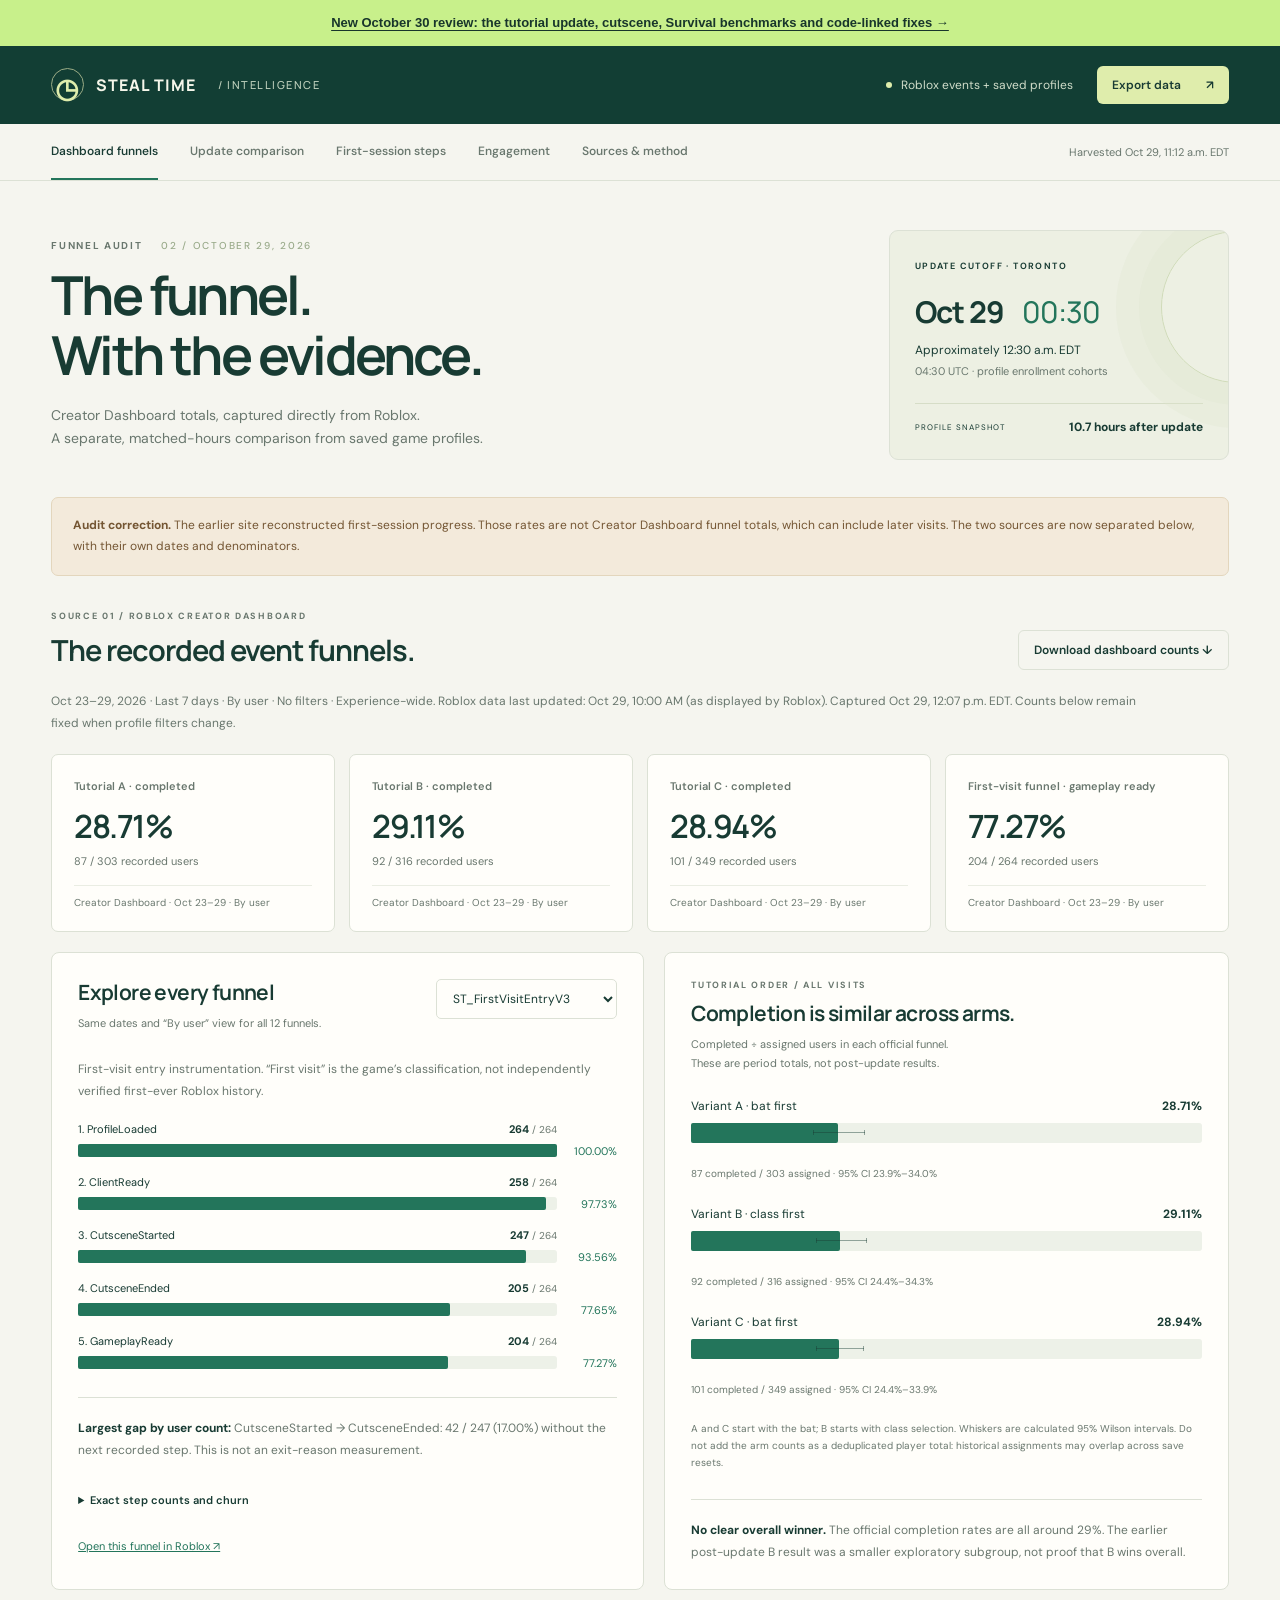
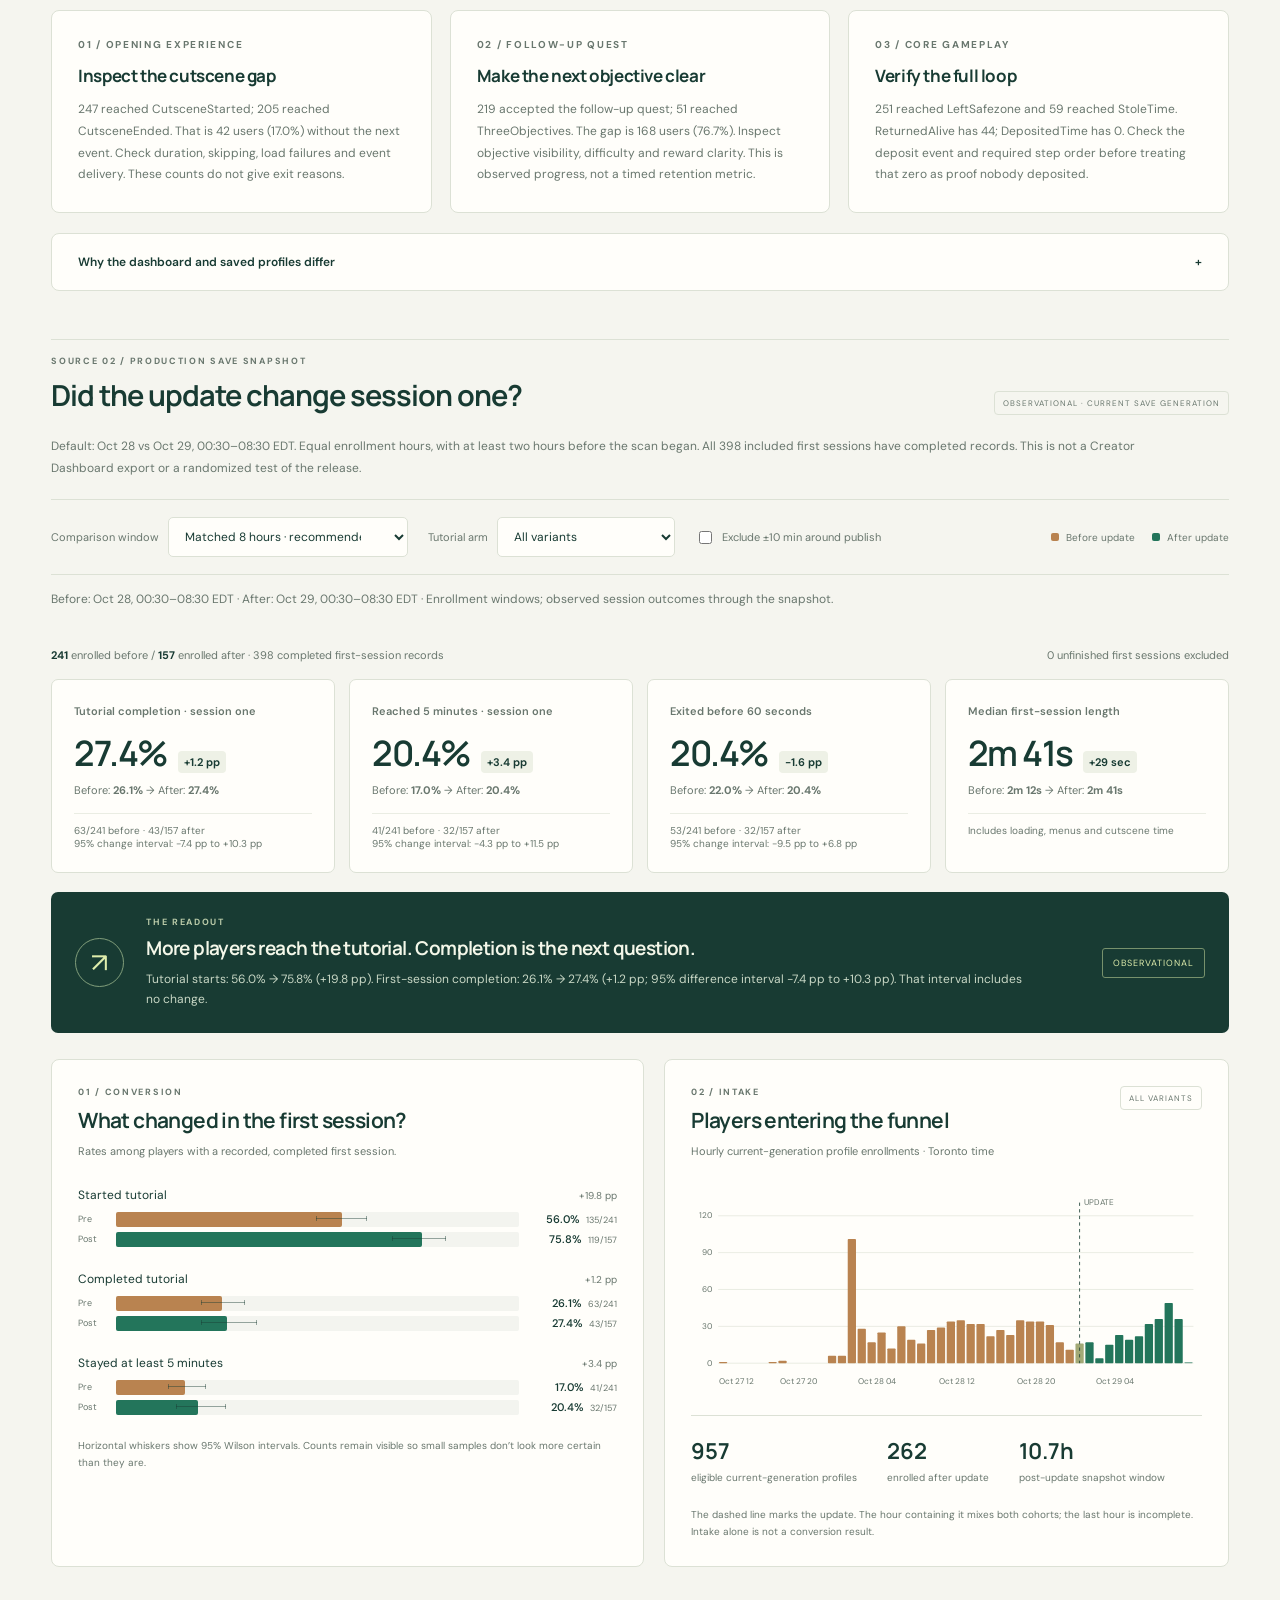
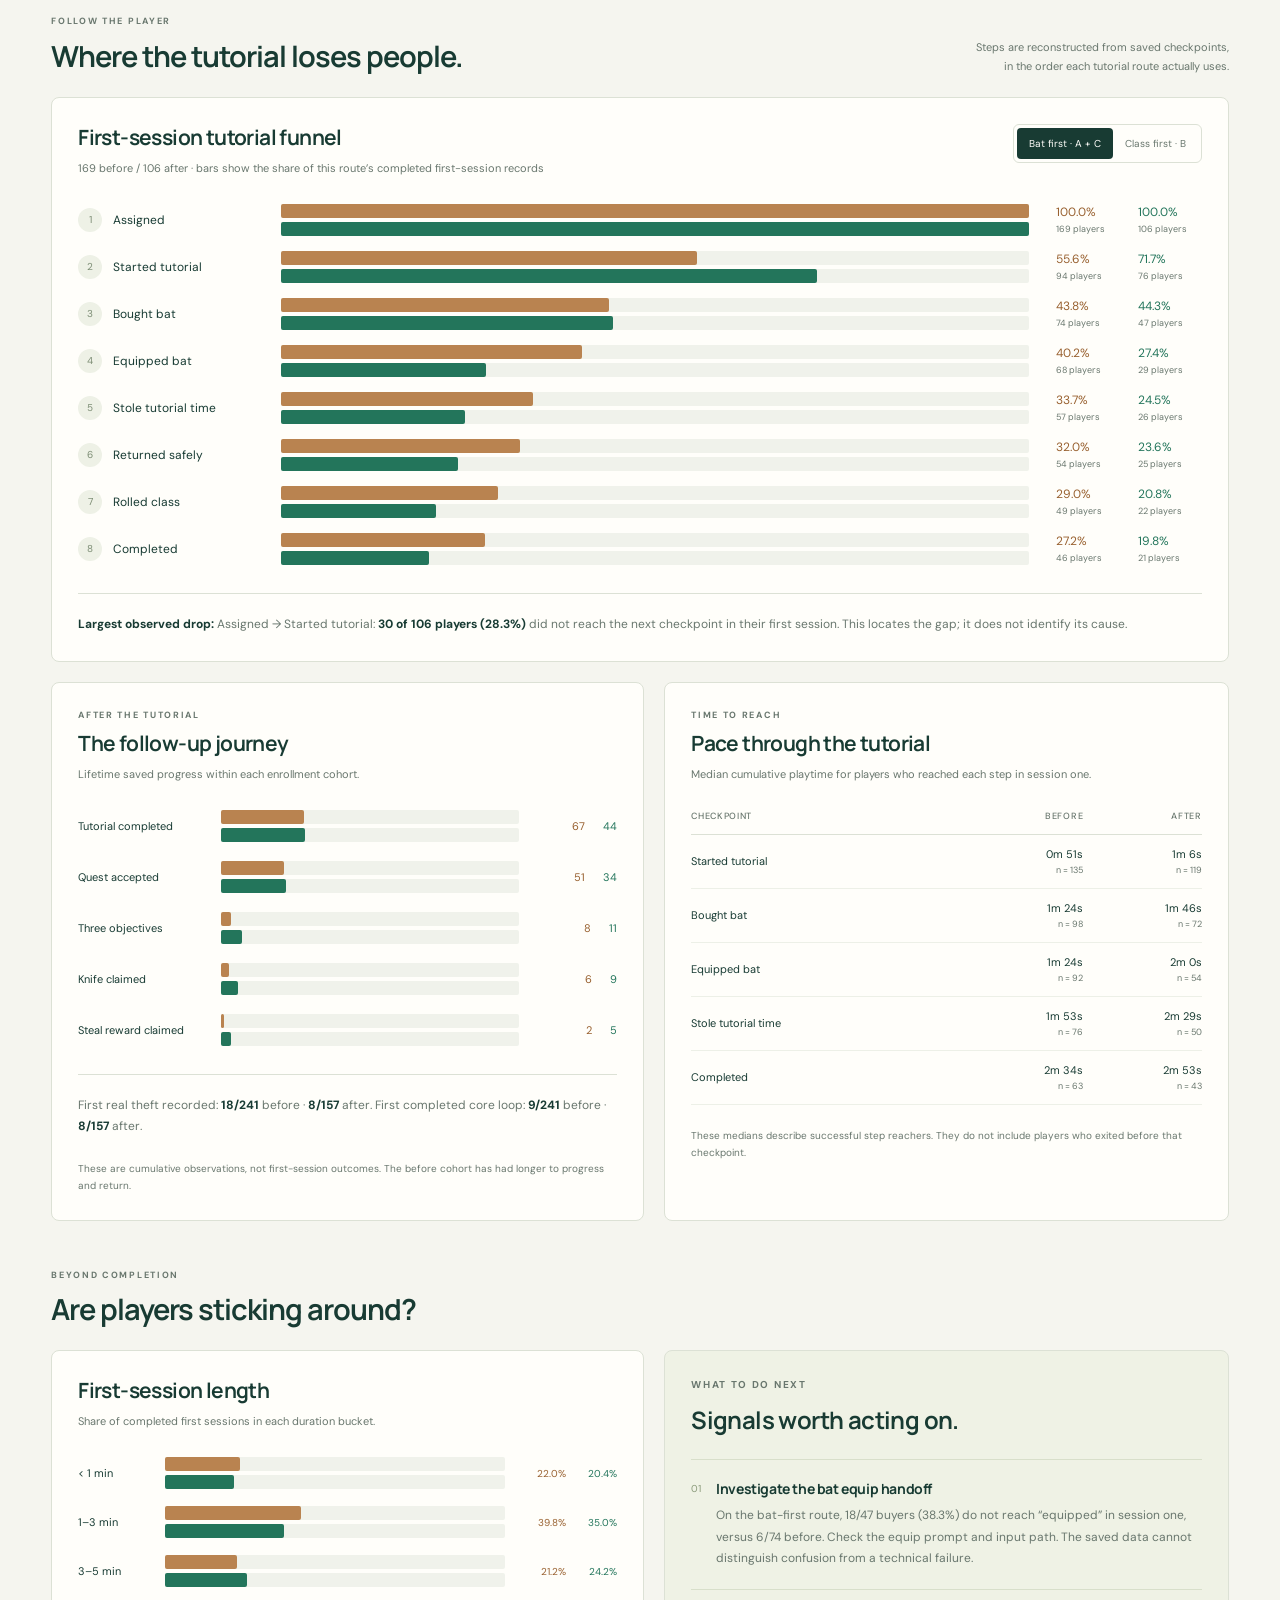
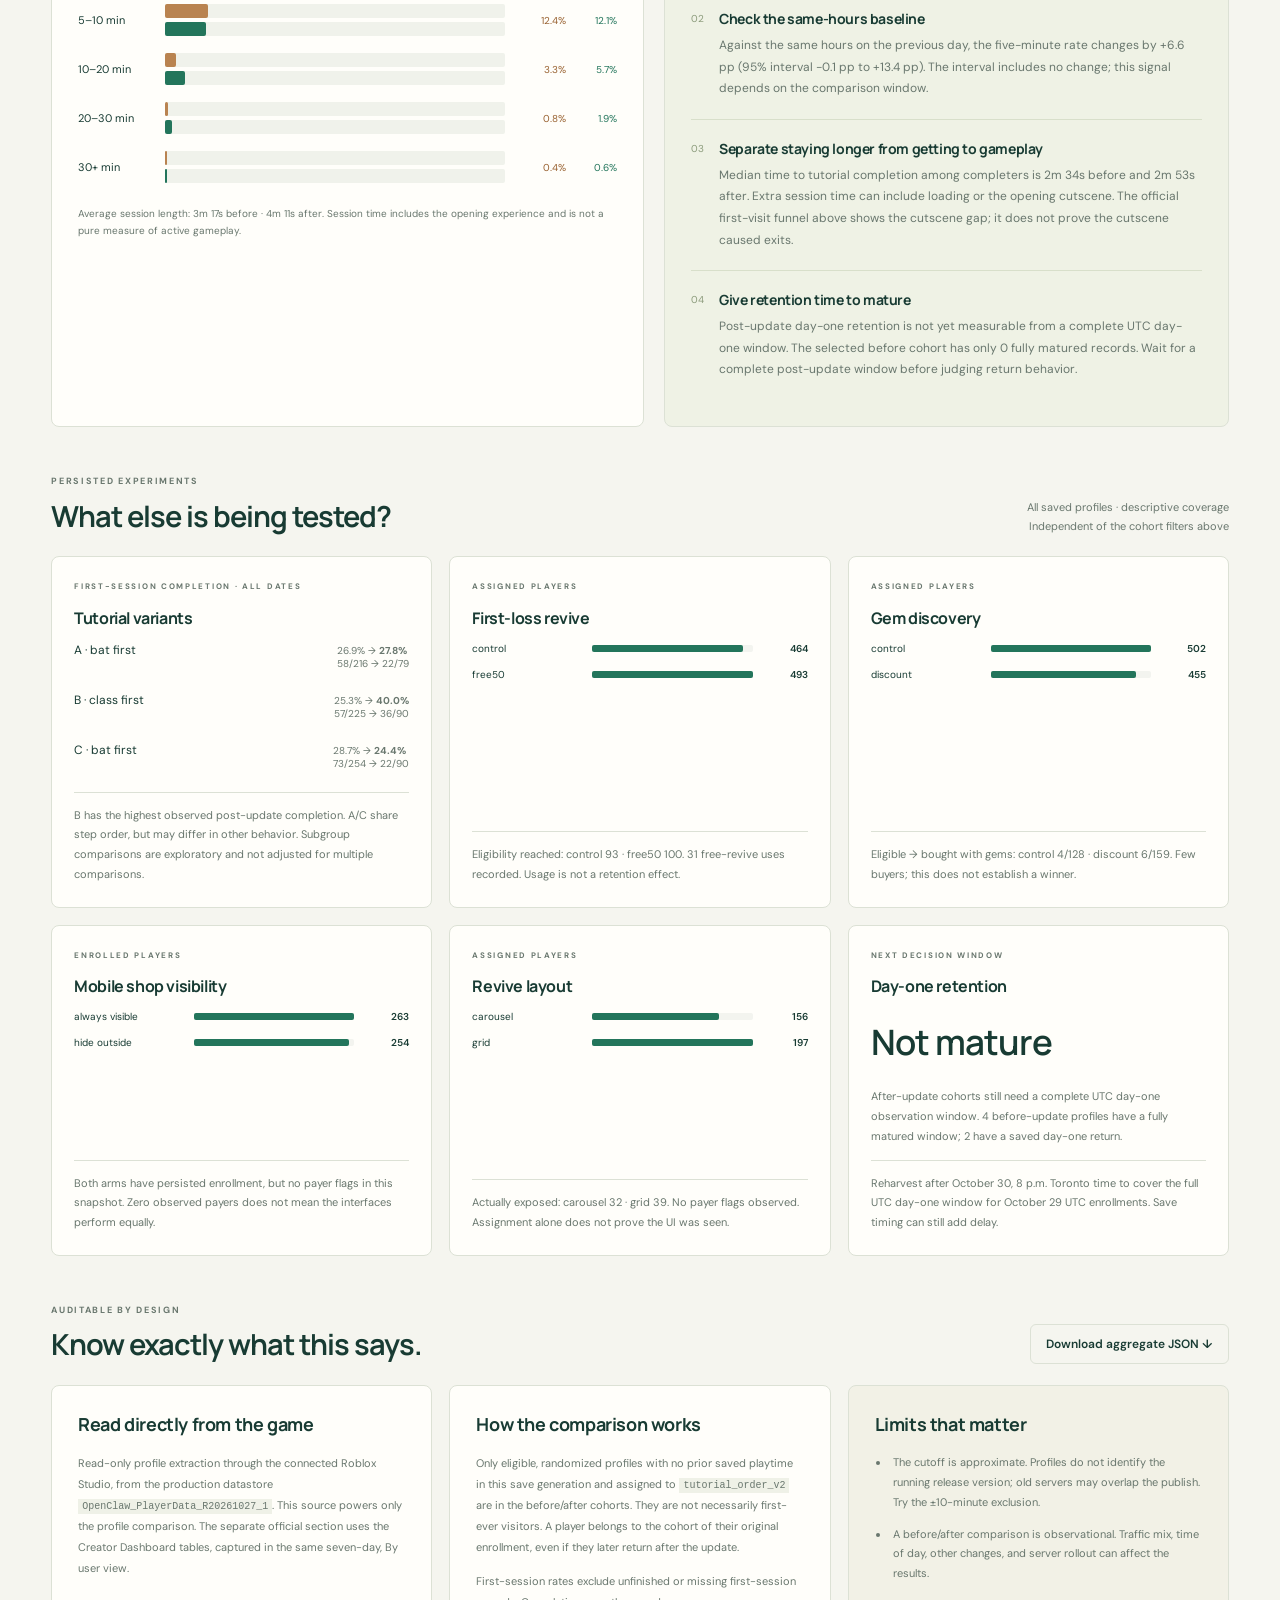
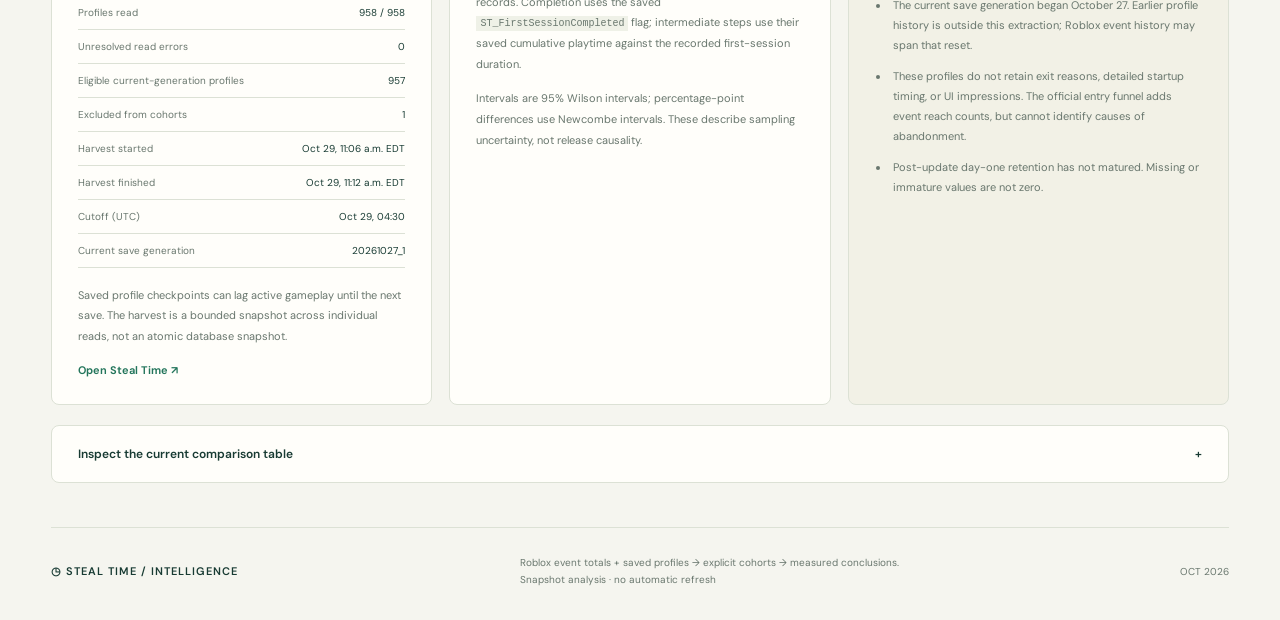
<file: index.html>
<!doctype html>
<html lang="en"><head><meta charset="UTF-8"><meta name="viewport" content="width=device-width, initial-scale=1"><meta name="theme-color" content="#123e34"><meta name="description" content="Steal Time analytics: audited Creator Dashboard funnels and a separate matched-hours release comparison from saved game profiles."><title>Steal Time — Update Intelligence</title><link rel="icon" href="data:image/svg+xml,%3Csvg xmlns='http://www.w3.org/2000/svg' viewBox='0 0 64 64'%3E%3Crect width='64' height='64' rx='14' fill='%23123e34'/%3E%3Ctext x='32' y='44' text-anchor='middle' font-size='40' fill='%23d9f08a'%3E⌛%3C/text%3E%3C/svg%3E"><link rel="stylesheet" href="styles.css?v=20261029-audit2"></head>
<body>
<div style="background:#c8f08b;color:#18352b;text-align:center;padding:13px 20px;font:600 13px/1.5 Segoe UI,Arial,sans-serif"><a href="oct30/" style="color:inherit;text-decoration:underline;text-underline-offset:3px">New October 30 review: the tutorial update, cutscene, Survival benchmarks and code-linked fixes →</a></div>
<header class="topbar"><a class="brand" href="#overview"><span class="brand-icon">◷</span> STEAL TIME <span class="brand-sub">/ INTELLIGENCE</span></a><div class="top-actions"><span class="source-pill"><i></i> Roblox events + saved profiles</span><button id="export" class="button small">Export data <span>↗</span></button></div></header>
<nav class="nav"><a href="#overview" class="active">Dashboard funnels</a><a href="#release-comparison">Update comparison</a><a href="#funnel">First-session steps</a><a href="#engagement">Engagement</a><a href="#methodology">Sources & method</a><span id="asof" class="asof">Loading snapshot…</span></nav>
<main>
<section class="page-heading" id="overview"><div><p class="eyebrow">FUNNEL AUDIT <span>02 / OCTOBER 29, 2026</span></p><h1>The funnel.<br>With the evidence.</h1><p class="intro">Creator Dashboard totals, captured directly from Roblox.<br>A separate, matched-hours comparison from saved game profiles.</p></div><aside class="release-card"><span class="tiny-label">UPDATE CUTOFF · TORONTO</span><strong>Oct 29 <span>00:30</span></strong><p>Approximately 12:30 a.m. EDT<br><span>04:30 UTC · profile enrollment cohorts</span></p><div class="release-bottom"><span>PROFILE SNAPSHOT</span><b id="window">—</b></div></aside></section>
<div class="correction-note"><strong>Audit correction.</strong> The earlier site reconstructed first-session progress. Those rates are not Creator Dashboard funnel totals, which can include later visits. The two sources are now separated below, with their own dates and denominators.</div>
<div id="loading" role="status">Reading verified game snapshot…</div>
<div id="dashboard" hidden>
<section id="official" class="official-section"><div class="section-title"><div><p class="eyebrow">SOURCE 01 / ROBLOX CREATOR DASHBOARD</p><h2>The recorded event funnels.</h2></div><a class="button" href="official.json" download>Download dashboard counts ↓</a></div><p id="official-meta" class="source-context"></p><div id="official-kpis" class="kpis"></div><div class="two-col detail-charts"><section class="panel"><div class="panel-heading"><div><h2>Explore every funnel</h2><p>Same dates and “By user” view for all 12 funnels.</p></div><label class="sr-only" for="official-funnel">Creator Dashboard funnel</label><select id="official-funnel"></select></div><p id="official-funnel-note" class="source-context"></p><div id="official-chart"></div><div id="official-insight" class="inline-insight"></div><details class="official-table"><summary>Exact step counts and churn</summary><div id="official-table" class="table-scroll"></div></details><a id="official-source" class="source-link" target="_blank" rel="noreferrer">Open this funnel in Roblox ↗</a></section><section class="panel"><div class="panel-heading"><div><p class="eyebrow">TUTORIAL ORDER / ALL VISITS</p><h2>Completion is similar across arms.</h2><p>Completed ÷ assigned users in each official funnel.<br>These are period totals, not post-update results.</p></div></div><div id="official-variants"></div><p class="chart-note">A and C start with the bat; B starts with class selection. Whiskers are calculated 95% Wilson intervals. Do not add the arm counts as a deduplicated player total: historical assignments may overlap across save resets.</p><div class="inline-insight"><strong>No clear overall winner.</strong> The official completion rates are all around 29%. The earlier post-update B result was a smaller exploratory subgroup, not proof that B wins overall.</div></section></div><div id="official-actions" class="official-actions"></div><details class="panel audit"><summary>Why the dashboard and saved profiles differ <span>+</span></summary><div class="reconcile-copy"><p><strong>Different outcome:</strong> the one-time TutorialOrder funnels continue across sessions. A player can complete later and count against their original funnel-entry date. The profile comparison below counts only their first saved session in the current save generation.</p><p><strong>Different coverage:</strong> Roblox shows Oct 23–29; profile history starts with the Oct 27 save generation. Resetting saves does not establish a fresh Roblox analytics history. “Fresh profile” does not necessarily mean a first-ever player.</p><p><strong>Different clocks:</strong> the dashboard reported its latest update at Oct 29, 10:00 AM (as displayed). Production profiles were read from 11:06–11:12 AM Toronto time. Active progress may not yet have saved, and Roblox processes events separately.</p><p><strong>Different records:</strong> the game saves progress before its analytics queue delivers the event. The adapter can discard failed or queued events. Historical delivery losses cannot be quantified from these saves, so this audit does not claim exact reconciliation.</p><p>The Place filter from the supplied link was disabled by Roblox (“Selected filter does not apply”). This capture uses no filters and is experience-wide. <a href="https://create.roblox.com/docs/production/analytics/funnel-events" target="_blank" rel="noreferrer">Roblox funnel counting rules ↗</a></p></div></details></section>
<section class="section-title" id="release-comparison"><div><p class="eyebrow">SOURCE 02 / PRODUCTION SAVE SNAPSHOT</p><h2>Did the update change session one?</h2></div><span class="mini-tag">OBSERVATIONAL · CURRENT SAVE GENERATION</span></section><p class="source-context">Default: Oct 28 vs Oct 29, 00:30–08:30 EDT. Equal enrollment hours, with at least two hours before the scan began. All 398 included first sessions have completed records. This is not a Creator Dashboard export or a randomized test of the release.</p>
<div class="filterbar"><label>Comparison window<select id="baseline"><option value="matched" selected>Matched 8 hours · recommended</option><option value="sameHours">Same hours · full snapshot</option><option value="24h">24 hours before update</option><option value="all">All available before update</option></select></label><label>Tutorial arm<select id="variant"><option value="all">All variants</option><option value="A">Variant A · bat first</option><option value="B">Variant B · class first</option><option value="C">Variant C · bat first</option></select></label><label class="checkbox"><input type="checkbox" id="guard">Exclude ±10 min around publish</label><div class="legend"><span><i class="before"></i>Before update</span><span><i class="after"></i>After update</span></div></div>
<p id="comparison-dates" class="source-context"></p>
<div class="cohort-strip"><span id="cohort-line"></span><span id="pending-line"></span></div>
<div class="kpis" id="kpis"></div>
<section class="verdict"><div class="verdict-icon">↗</div><div><p class="eyebrow">THE READOUT</p><h2 id="verdict-title"></h2><p id="verdict-detail"></p></div><span class="evidence-label" id="evidence"></span></section>
<div class="two-col overview-charts"><section class="panel"><div class="panel-heading"><div><p class="eyebrow">01 / CONVERSION</p><h2>What changed in the first session?</h2><p>Rates among players with a recorded, completed first session.</p></div></div><div id="conversion-chart" class="comparison-chart"></div><p class="chart-note">Horizontal whiskers show 95% Wilson intervals. Counts remain visible so small samples don’t look more certain than they are.</p></section><section class="panel"><div class="panel-heading"><div><p class="eyebrow">02 / INTAKE</p><h2>Players entering the funnel</h2><p>Hourly current-generation profile enrollments · Toronto time</p></div><span class="mini-tag">ALL VARIANTS</span></div><div id="hourly-chart" class="hourly-chart"></div><div class="intake-summary" id="intake-summary"></div><p class="chart-note">The dashed line marks the update. The hour containing it mixes both cohorts; the last hour is incomplete. Intake alone is not a conversion result.</p></section></div>
<section class="section-title" id="funnel"><div><p class="eyebrow">FOLLOW THE PLAYER</p><h2>Where the tutorial loses people.</h2></div><p>Steps are reconstructed from saved checkpoints,<br>in the order each tutorial route actually uses.</p></section>
<section class="panel"><div class="panel-heading"><div><h2>First-session tutorial funnel</h2><p id="route-note"></p></div><div class="segmented" role="group" aria-label="Tutorial route"><button id="route-bat" class="selected" aria-pressed="true">Bat first · A + C</button><button id="route-class" aria-pressed="false">Class first · B</button></div></div><div id="funnel-chart" class="funnel-chart"></div><div id="funnel-insight" class="inline-insight"></div></section>
<div class="two-col detail-charts"><section class="panel"><div class="panel-heading"><div><p class="eyebrow">AFTER THE TUTORIAL</p><h2>The follow-up journey</h2><p>Lifetime saved progress within each enrollment cohort.</p></div></div><div id="followup-chart"></div><p class="chart-note">These are cumulative observations, not first-session outcomes. The before cohort has had longer to progress and return.</p></section><section class="panel"><div class="panel-heading"><div><p class="eyebrow">TIME TO REACH</p><h2>Pace through the tutorial</h2><p>Median cumulative playtime for players who reached each step in session one.</p></div></div><div id="timing-table"></div><p class="chart-note">These medians describe successful step reachers. They do not include players who exited before that checkpoint.</p></section></div>
<section class="section-title" id="engagement"><div><p class="eyebrow">BEYOND COMPLETION</p><h2>Are players sticking around?</h2></div></section>
<div class="two-col"><section class="panel"><div class="panel-heading"><div><h2>First-session length</h2><p>Share of completed first sessions in each duration bucket.</p></div></div><div id="duration-chart"></div></section><section class="panel insights-panel"><p class="eyebrow">WHAT TO DO NEXT</p><h2>Signals worth acting on.</h2><div id="insights"></div></section></div>
<section class="section-title" id="experiments"><div><p class="eyebrow">PERSISTED EXPERIMENTS</p><h2>What else is being tested?</h2></div><p>All saved profiles · descriptive coverage<br>Independent of the cohort filters above</p></section>
<div id="experiment-grid" class="experiment-grid"></div>
<section class="section-title" id="methodology"><div><p class="eyebrow">AUDITABLE BY DESIGN</p><h2>Know exactly what this says.</h2></div><a class="button" href="data.json" download="steal-time-aggregate-stats.json">Download aggregate JSON ↓</a></section>
<section class="method-grid"><article class="panel"><h3>Read directly from the game</h3><p>Read-only profile extraction through the connected Roblox Studio, from the production datastore <code>OpenClaw_PlayerData_R20261027_1</code>. This source powers only the profile comparison. The separate official section uses the Creator Dashboard tables, captured in the same seven-day, By user view.</p><dl id="provenance"></dl><p>Saved profile checkpoints can lag active gameplay until the next save. The harvest is a bounded snapshot across individual reads, not an atomic database snapshot.</p><a href="https://www.roblox.com/games/73877757889690/Steal-Time" target="_blank" rel="noreferrer">Open Steal Time ↗</a></article><article class="panel"><h3>How the comparison works</h3><p>Only eligible, randomized profiles with no prior saved playtime in this save generation and assigned to <code>tutorial_order_v2</code> are in the before/after cohorts. They are not necessarily first-ever visitors. A player belongs to the cohort of their original enrollment, even if they later return after the update.</p><p>First-session rates exclude unfinished or missing first-session records. Completion uses the saved <code>ST_FirstSessionCompleted</code> flag; intermediate steps use their saved cumulative playtime against the recorded first-session duration.</p><p>Intervals are 95% Wilson intervals; percentage-point differences use Newcombe intervals. These describe sampling uncertainty, not release causality.</p></article><article class="panel caution-panel"><h3>Limits that matter</h3><ul><li>The cutoff is approximate. Profiles do not identify the running release version; old servers may overlap the publish. Try the ±10-minute exclusion.</li><li>A before/after comparison is observational. Traffic mix, time of day, other changes, and server rollout can affect the results.</li><li>The current save generation began October 27. Earlier profile history is outside this extraction; Roblox event history may span that reset.</li><li>These profiles do not retain exit reasons, detailed startup timing, or UI impressions. The official entry funnel adds event reach counts, but cannot identify causes of abandonment.</li><li>Post-update day-one retention has not matured. Missing or immature values are not zero.</li></ul></article></section>
<details class="panel audit"><summary>Inspect the current comparison table <span>+</span></summary><div id="audit-table" class="table-scroll"></div></details>
</div>
<footer><a href="#overview">◷ STEAL TIME / INTELLIGENCE</a><p>Roblox event totals + saved profiles → explicit cohorts → measured conclusions.<br>Snapshot analysis · no automatic refresh</p><span>OCT 2026</span></footer>
</main><div id="tooltip" role="tooltip" hidden></div><script src="app.js?v=20261029-audit2" defer></script></body></html>
</file>
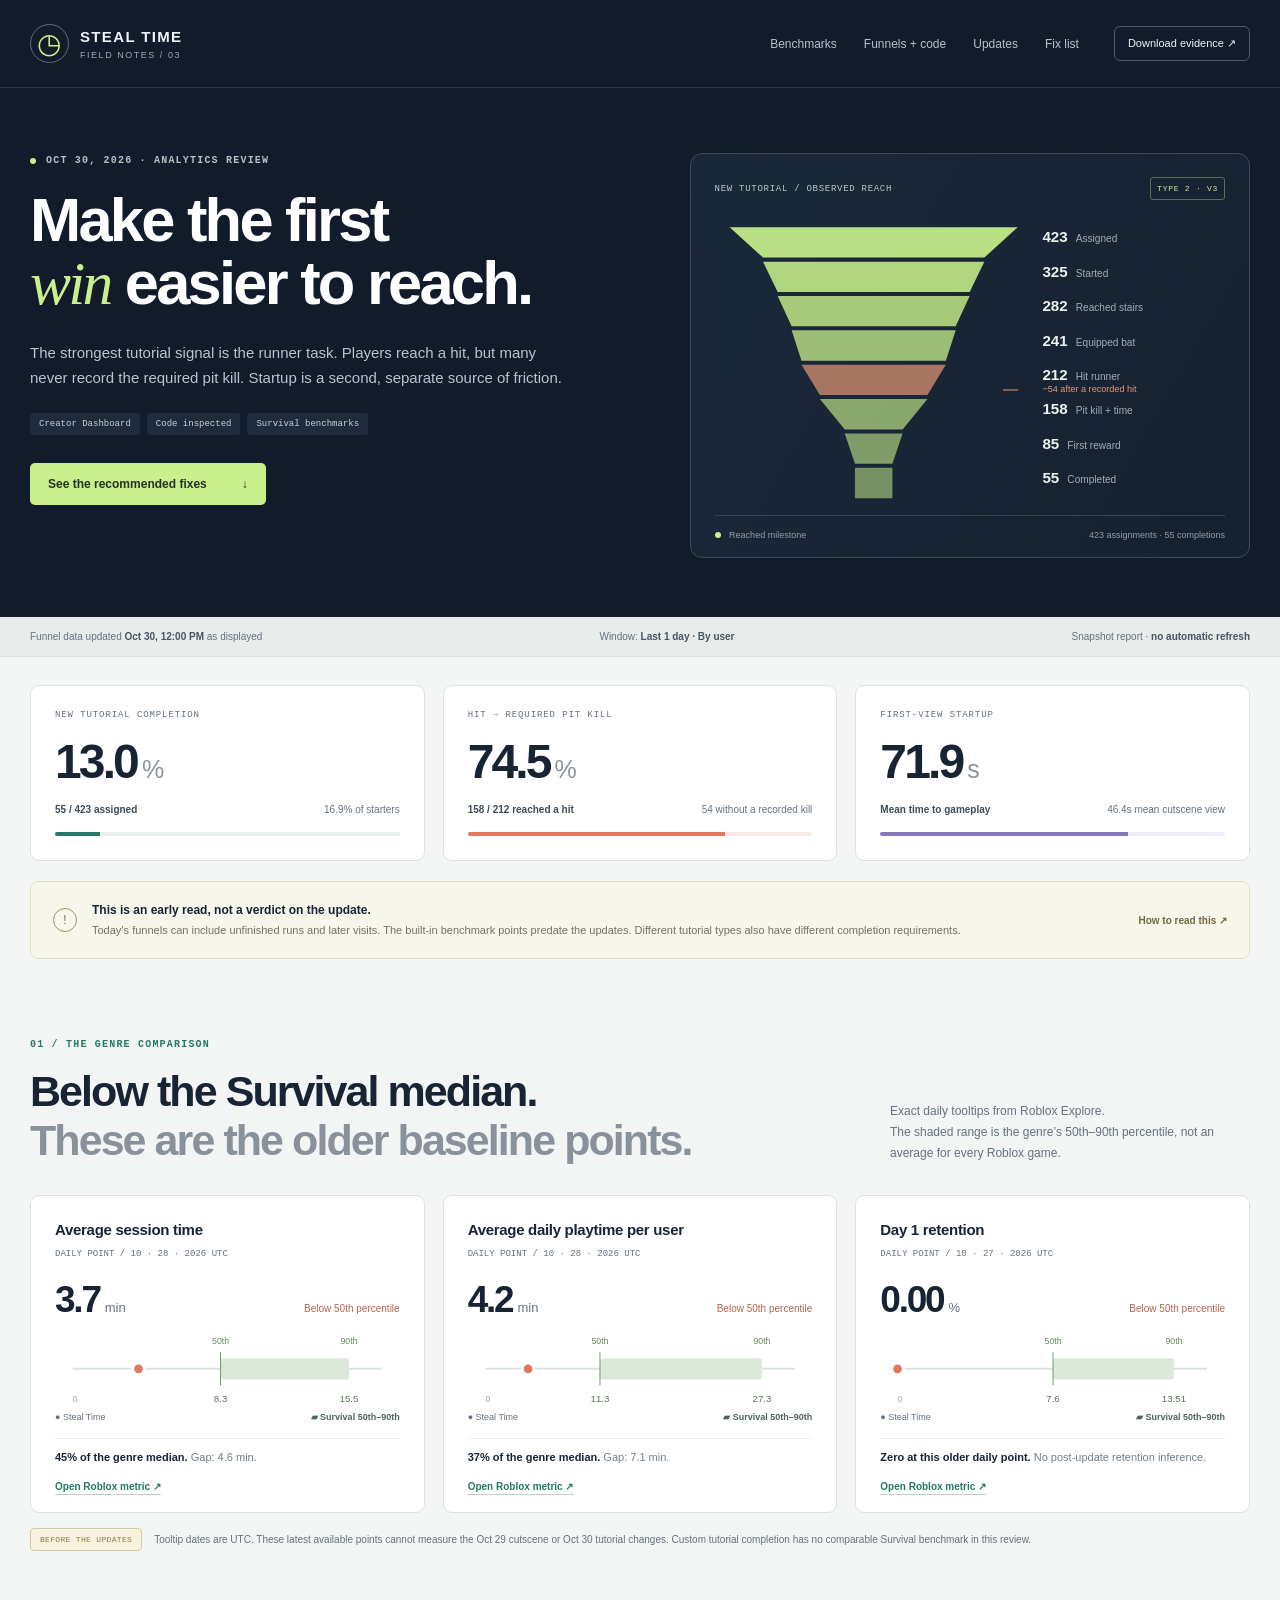
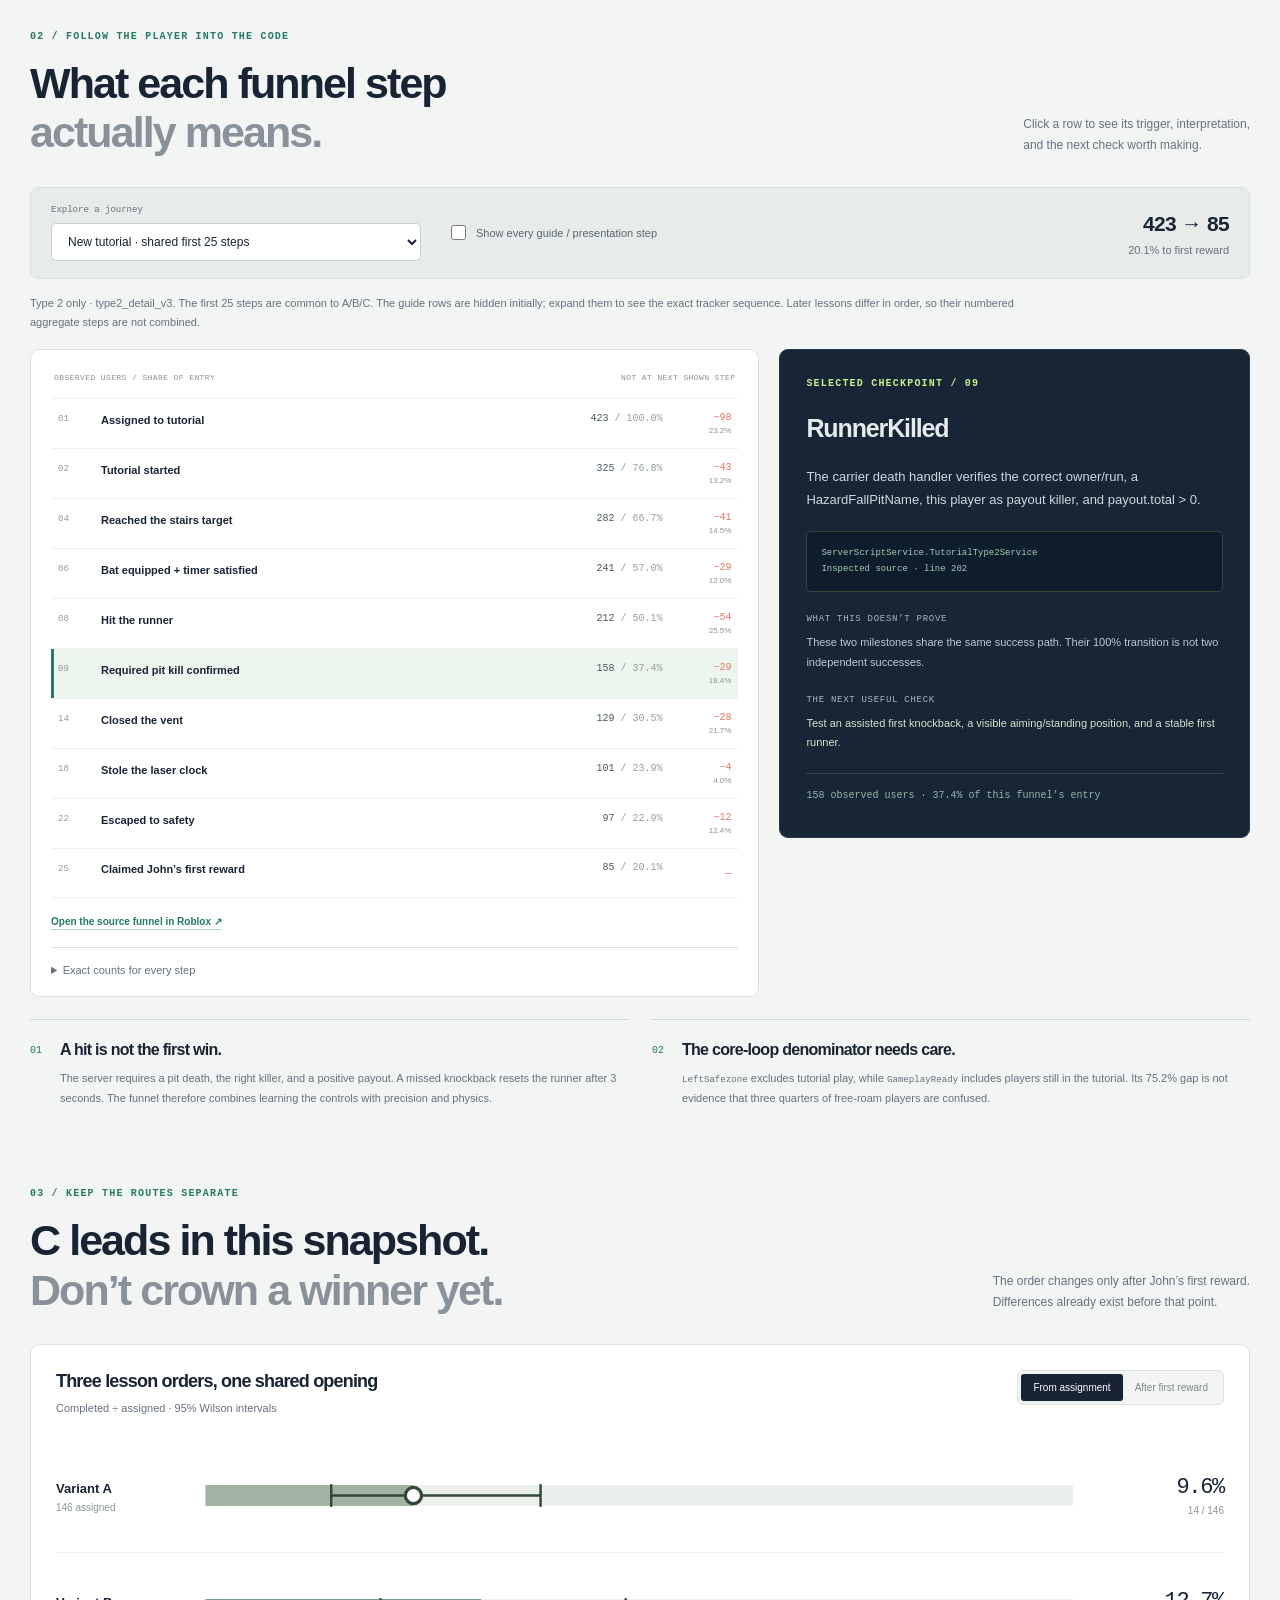
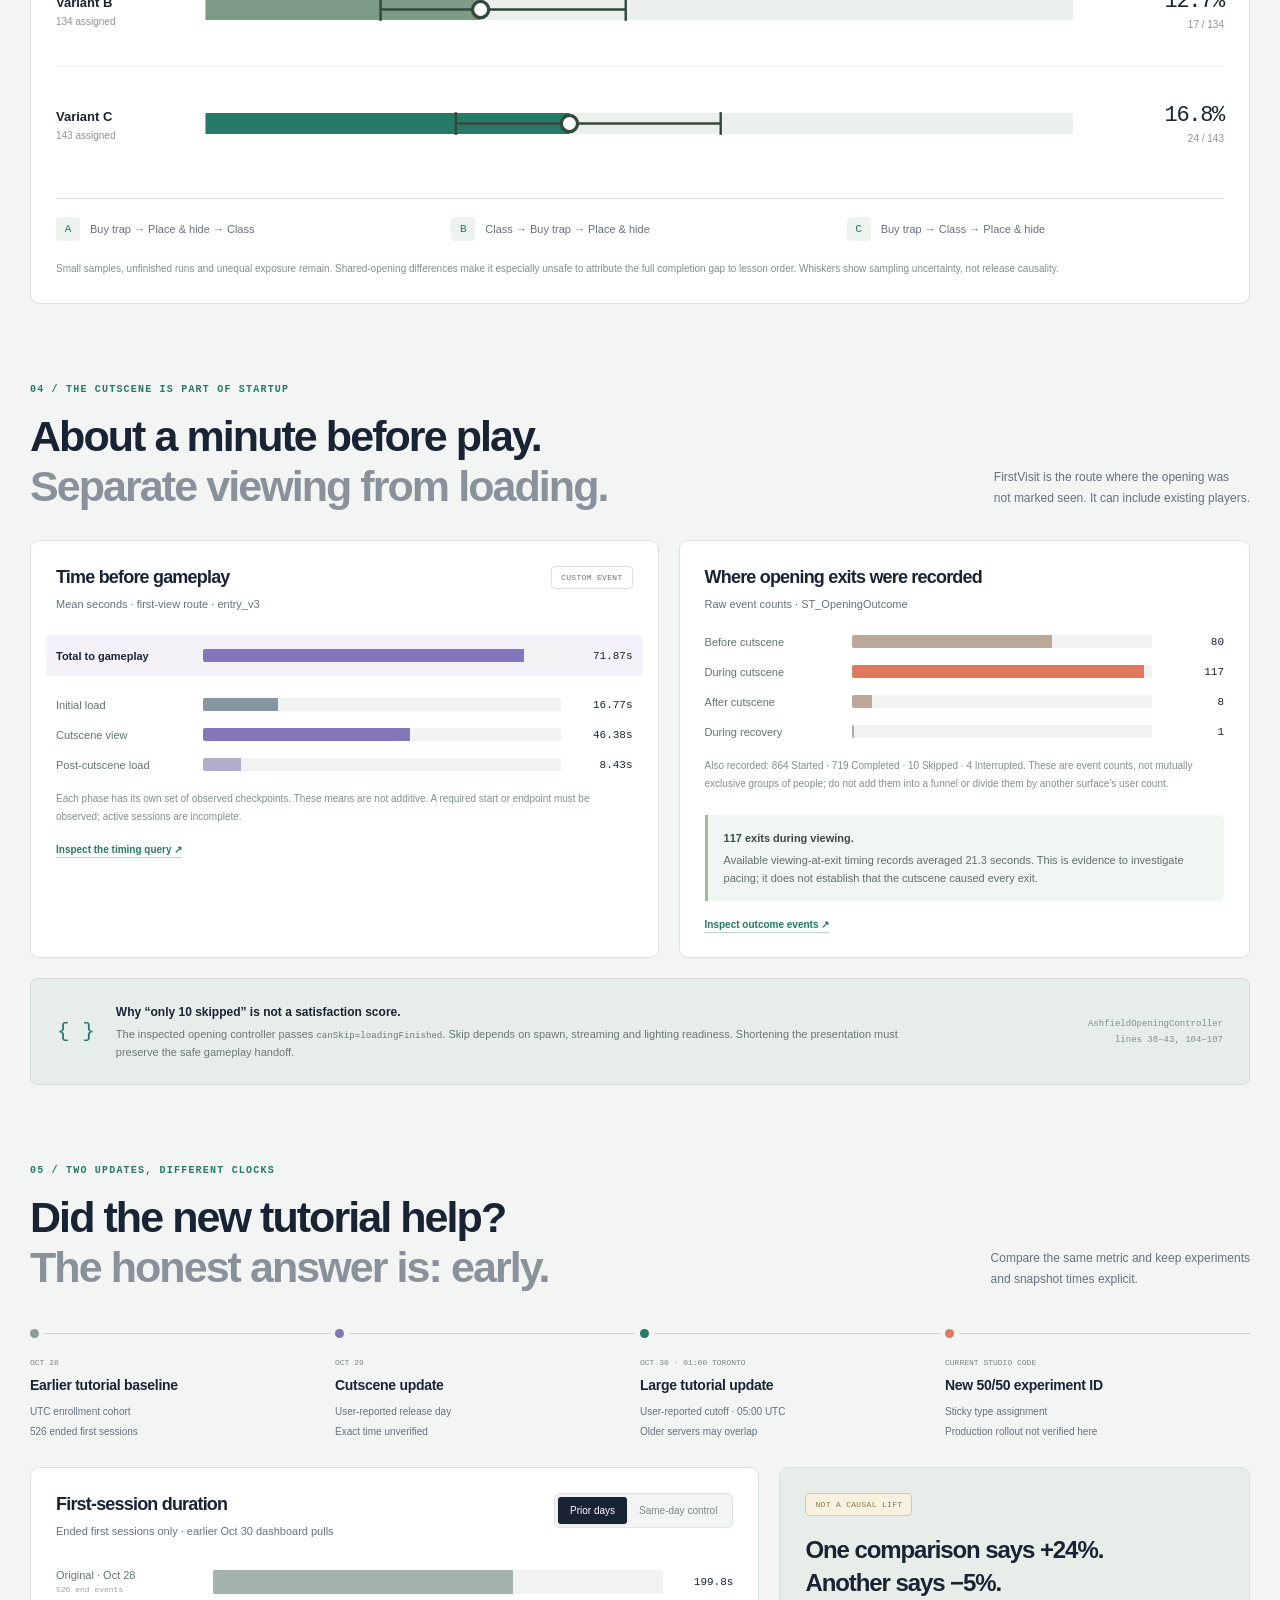
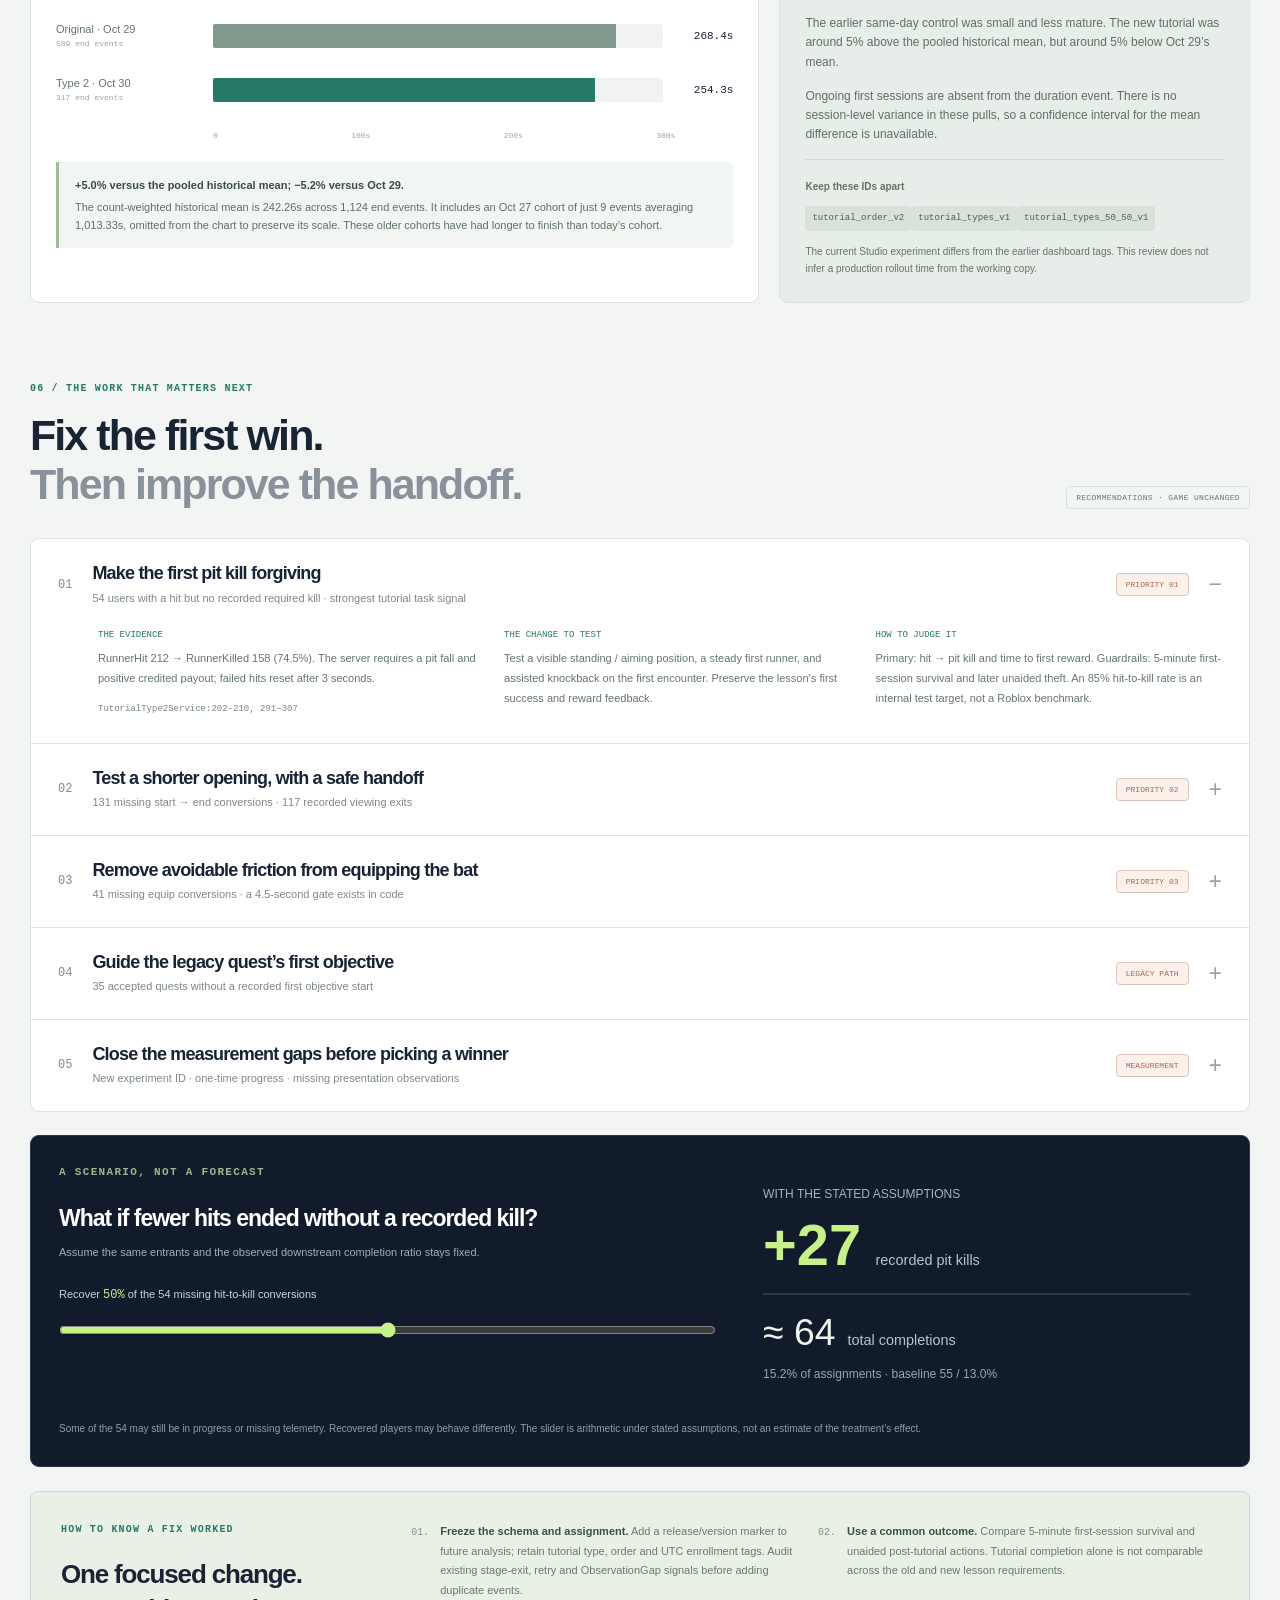
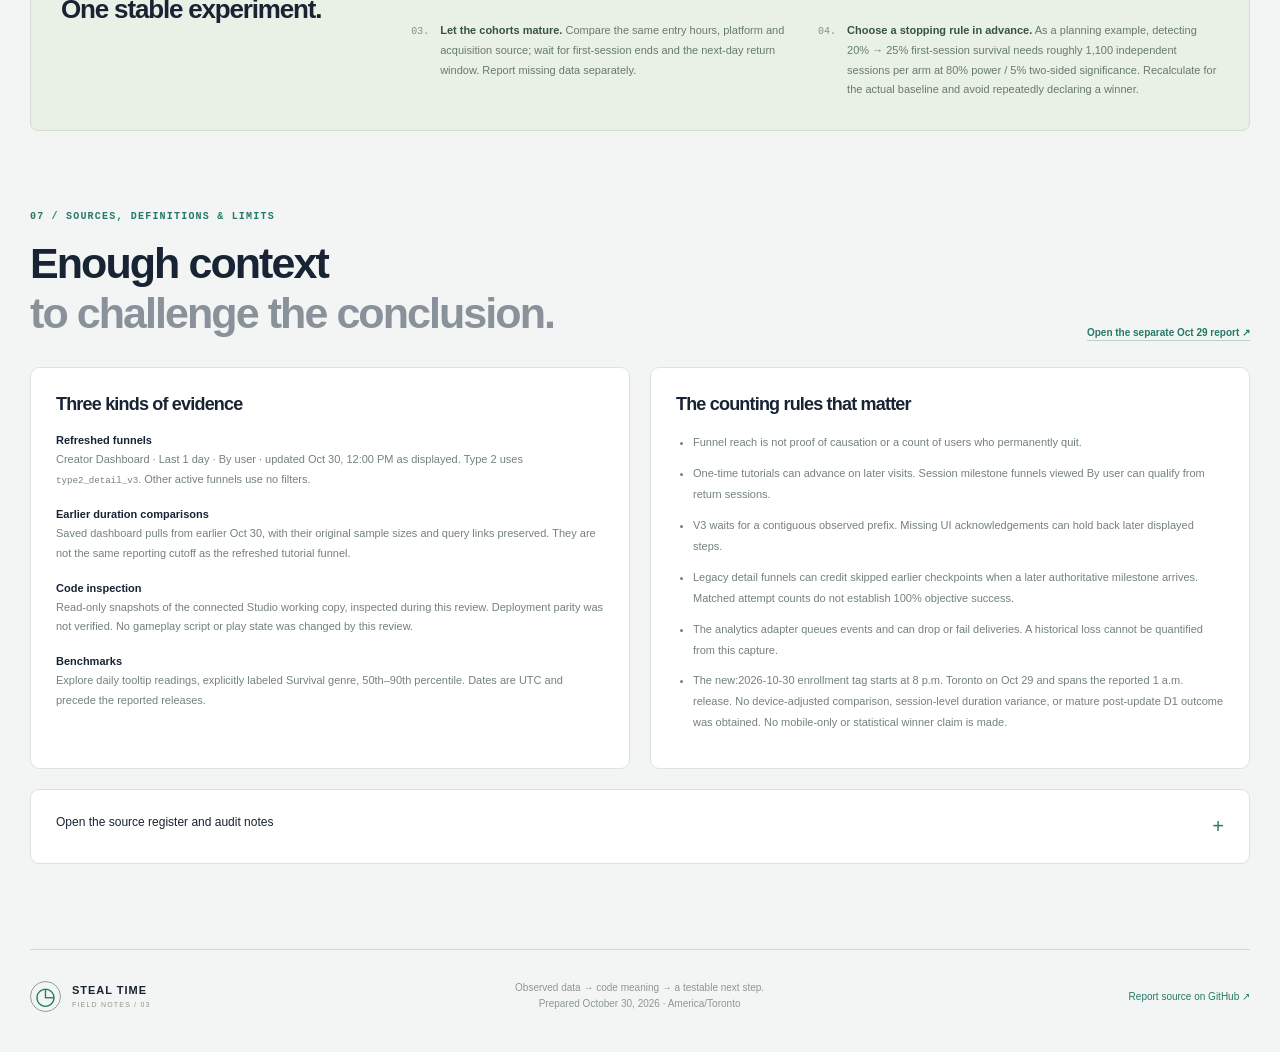
<file: oct30/index.html>
<!doctype html>
<html lang="en">
<head>
  <meta charset="utf-8"><meta name="viewport" content="width=device-width, initial-scale=1">
  <meta name="theme-color" content="#111b2b"><meta name="robots" content="noindex,nofollow">
  <meta name="description" content="A visual, code-linked review of Steal Time's tutorial, cutscene, player funnels and Survival genre benchmarks.">
  <title>Steal Time / Where players get stuck</title>
  <link rel="icon" href="data:image/svg+xml,%3Csvg xmlns='http://www.w3.org/2000/svg' viewBox='0 0 64 64'%3E%3Crect width='64' height='64' rx='16' fill='%23111b2b'/%3E%3Ctext x='32' y='45' text-anchor='middle' font-size='44' fill='%23c8f08b'%3E◷%3C/text%3E%3C/svg%3E">
  <link rel="stylesheet" href="styles.css?v=1">
</head>
<body>
<a class="skip" href="#main">Skip to report</a>
<header class="masthead"><a class="brand" href="#main"><span class="brand-icon">◷</span><span>STEAL TIME <small>FIELD NOTES / 03</small></span></a><nav aria-label="Report navigation"><a href="#benchmarks">Benchmarks</a><a href="#funnels">Funnels + code</a><a href="#updates">Updates</a><a href="#fixes">Fix list</a></nav><button class="download" id="download" disabled>Download evidence ↗</button></header>
<main id="main">
<section class="hero">
  <div class="hero-copy"><p class="eyebrow"><span class="live-dot"></span> OCT 30, 2026 · ANALYTICS REVIEW</p><h1>Make the first<br><em>win</em> easier to reach.</h1><p class="hero-intro">The strongest tutorial signal is the runner task. Players reach a hit, but many never record the required pit kill. Startup is a second, separate source of friction.</p><div class="hero-tags"><span>Creator Dashboard</span><span>Code inspected</span><span>Survival benchmarks</span></div><a class="primary" href="#fixes">See the recommended fixes <span>↓</span></a></div>
  <div class="hero-visual"><div class="visual-heading"><span>NEW TUTORIAL / OBSERVED REACH</span><span class="pill">TYPE 2 · V3</span></div><div id="hero-funnel" aria-label="Tutorial milestone reach chart"></div><div class="hero-visual-bottom"><span><i class="legend-green"></i> Reached milestone</span><span>423 assignments · 55 completions</span></div></div>
</section>
<div class="report-meta"><span>Funnel data updated <b>Oct 30, 12:00 PM</b> as displayed</span><span>Window: <b>Last 1 day · By user</b></span><span>Snapshot report · <b>no automatic refresh</b></span></div>
<div id="load-status" role="status">Loading the verified evidence…</div>
<div id="report" hidden>
<section class="stat-grid" aria-label="Key observations">
  <article class="stat"><p>NEW TUTORIAL COMPLETION</p><strong>13.0<span>%</span></strong><div class="stat-bottom"><b>55 / 423 assigned</b><span>16.9% of starters</span></div><div class="microbar"><i style="width:13%"></i></div></article>
  <article class="stat"><p>HIT → REQUIRED PIT KILL</p><strong>74.5<span>%</span></strong><div class="stat-bottom"><b>158 / 212 reached a hit</b><span>54 without a recorded kill</span></div><div class="microbar coral"><i style="width:74.53%"></i></div></article>
  <article class="stat"><p>FIRST-VIEW STARTUP</p><strong>71.9<span>s</span></strong><div class="stat-bottom"><b>Mean time to gameplay</b><span>46.4s mean cutscene view</span></div><div class="microbar violet"><i style="width:71.9%"></i></div></article>
</section>
<aside class="read-first"><span class="notice-icon">!</span><div><strong>This is an early read, not a verdict on the update.</strong><p>Today’s funnels can include unfinished runs and later visits. The built-in benchmark points predate the updates. Different tutorial types also have different completion requirements.</p></div><a href="#method">How to read this ↗</a></aside>

<section id="benchmarks" class="section">
  <div class="section-head"><div><p class="eyebrow">01 / THE GENRE COMPARISON</p><h2>Below the Survival median.<br><span>These are the older baseline points.</span></h2></div><p class="section-description">Exact daily tooltips from Roblox Explore.<br>The shaded range is the genre’s 50th–90th percentile, not an average for every Roblox game.</p></div>
  <div class="benchmark-grid" id="benchmark-grid"></div>
  <div class="footnote"><span class="mini-pill amber">BEFORE THE UPDATES</span> Tooltip dates are UTC. These latest available points cannot measure the Oct 29 cutscene or Oct 30 tutorial changes. Custom tutorial completion has no comparable Survival benchmark in this review.</div>
</section>

<section id="funnels" class="section">
  <div class="section-head"><div><p class="eyebrow">02 / FOLLOW THE PLAYER INTO THE CODE</p><h2>What each funnel step<br><span>actually means.</span></h2></div><p class="section-description">Click a row to see its trigger, interpretation,<br>and the next check worth making.</p></div>
  <div class="funnel-toolbar"><label>Explore a journey<select id="funnel-select"><option value="shared">New tutorial · shared first 25 steps</option><option value="A">New tutorial · variant A</option><option value="B">New tutorial · variant B</option><option value="C">New tutorial · variant C</option><option value="ST_FirstVisitEntryV3">First-view opening · ST_FirstVisitEntryV3</option><option value="ST_StartupV2">All startup · ST_StartupV2</option><option value="ST_RejoinEntryV3">Returning-player entry · ST_RejoinEntryV3</option><option value="ST_CoreLoop">Normal gameplay · ST_CoreLoop</option><option value="ST_FollowupV2">Legacy tutorial follow-up · ST_FollowupV2</option><option value="ST_Engagement">Session milestones · ST_Engagement</option><option value="ST_Monetization">Shop funnel · ST_Monetization</option></select></label><label class="toggle-label"><input type="checkbox" id="show-guides"> Show every guide / presentation step</label><div class="funnel-summary" id="funnel-summary"></div></div>
  <p class="context" id="funnel-context"></p>
  <div class="funnel-layout"><div class="panel funnel-panel"><div class="chart-columns"><span>OBSERVED USERS / SHARE OF ENTRY</span><span>NOT AT NEXT SHOWN STEP</span></div><div id="funnel-chart"></div><a id="funnel-source" class="source-link" target="_blank" rel="noreferrer">Open the source funnel in Roblox ↗</a><details class="exact-table"><summary>Exact counts for every step</summary><div id="exact-table" class="table-scroll"></div></details></div><aside class="panel code-panel" id="code-panel" aria-live="polite"></aside></div>
  <div class="two-callouts"><article><span class="callout-number">01</span><div><h3>A hit is not the first win.</h3><p>The server requires a pit death, the right killer, and a positive payout. A missed knockback resets the runner after 3 seconds. The funnel therefore combines learning the controls with precision and physics.</p></div></article><article><span class="callout-number">02</span><div><h3>The core-loop denominator needs care.</h3><p><code>LeftSafezone</code> excludes tutorial play, while <code>GameplayReady</code> includes players still in the tutorial. Its 75.2% gap is not evidence that three quarters of free-roam players are confused.</p></div></article></div>
</section>

<section id="variants" class="section">
  <div class="section-head"><div><p class="eyebrow">03 / KEEP THE ROUTES SEPARATE</p><h2>C leads in this snapshot.<br><span>Don’t crown a winner yet.</span></h2></div><p class="section-description">The order changes only after John’s first reward.<br>Differences already exist before that point.</p></div>
  <div class="panel"><div class="panel-head"><div><h3>Three lesson orders, one shared opening</h3><p id="variant-caption">Completed ÷ assigned · 95% Wilson intervals</p></div><div class="segmented" aria-label="Variant comparison denominator"><button class="active" data-denominator="assigned" aria-pressed="true">From assignment</button><button data-denominator="reward" aria-pressed="false">After first reward</button></div></div><div id="variant-chart"></div><div class="route-grid"><div><b>A</b><span>Buy trap → Place & hide → Class</span></div><div><b>B</b><span>Class → Buy trap → Place & hide</span></div><div><b>C</b><span>Buy trap → Class → Place & hide</span></div></div><p class="chart-note">Small samples, unfinished runs and unequal exposure remain. Shared-opening differences make it especially unsafe to attribute the full completion gap to lesson order. Whiskers show sampling uncertainty, not release causality.</p></div>
</section>

<section id="opening" class="section">
  <div class="section-head"><div><p class="eyebrow">04 / THE CUTSCENE IS PART OF STARTUP</p><h2>About a minute before play.<br><span>Separate viewing from loading.</span></h2></div><p class="section-description">FirstVisit is the route where the opening was<br>not marked seen. It can include existing players.</p></div>
  <div class="opening-grid"><article class="panel"><div class="panel-head"><div><h3>Time before gameplay</h3><p>Mean seconds · first-view route · entry_v3</p></div><span class="mini-pill">CUSTOM EVENT</span></div><div id="timing-chart"></div><p class="chart-note">Each phase has its own set of observed checkpoints. These means are not additive. A required start or endpoint must be observed; active sessions are incomplete.</p><a id="timing-source" class="source-link" target="_blank" rel="noreferrer">Inspect the timing query ↗</a></article><article class="panel"><div class="panel-head"><div><h3>Where opening exits were recorded</h3><p>Raw event counts · ST_OpeningOutcome</p></div></div><div id="opening-exits"></div><div class="small-insight"><strong>117 exits during viewing.</strong><p>Available viewing-at-exit timing records averaged 21.3 seconds. This is evidence to investigate pacing; it does not establish that the cutscene caused every exit.</p></div><a id="opening-source" class="source-link" target="_blank" rel="noreferrer">Inspect outcome events ↗</a></article></div>
  <div class="code-strip"><span class="code-symbol">{ }</span><div><strong>Why “only 10 skipped” is not a satisfaction score.</strong><p>The inspected opening controller passes <code>canSkip=loadingFinished</code>. Skip depends on spawn, streaming and lighting readiness. Shortening the presentation must preserve the safe gameplay handoff.</p></div><span class="source-file">AshfieldOpeningController<br>lines 38–43, 104–107</span></div>
</section>

<section id="updates" class="section">
  <div class="section-head"><div><p class="eyebrow">05 / TWO UPDATES, DIFFERENT CLOCKS</p><h2>Did the new tutorial help?<br><span>The honest answer is: early.</span></h2></div><p class="section-description">Compare the same metric and keep experiments<br>and snapshot times explicit.</p></div>
  <div class="timeline"><article><span class="timeline-dot muted"></span><p>OCT 28</p><h3>Earlier tutorial baseline</h3><span>UTC enrollment cohort<br>526 ended first sessions</span></article><article><span class="timeline-dot purple"></span><p>OCT 29</p><h3>Cutscene update</h3><span>User-reported release day<br>Exact time unverified</span></article><article><span class="timeline-dot green"></span><p>OCT 30 · 01:00 TORONTO</p><h3>Large tutorial update</h3><span>User-reported cutoff · 05:00 UTC<br>Older servers may overlap</span></article><article><span class="timeline-dot coral-dot"></span><p>CURRENT STUDIO CODE</p><h3>New 50/50 experiment ID</h3><span>Sticky type assignment<br>Production rollout not verified here</span></article></div>
  <div class="comparison-layout"><article class="panel"><div class="panel-head"><div><h3>First-session duration</h3><p id="comparison-caption">Ended first sessions only · earlier Oct 30 dashboard pulls</p></div><div class="segmented" aria-label="Duration comparison"><button class="active" data-comparison="historical" aria-pressed="true">Prior days</button><button data-comparison="sameDay" aria-pressed="false">Same-day control</button></div></div><div id="duration-chart"></div><div id="comparison-note" class="small-insight"></div></article><article class="panel comparison-readout"><span class="mini-pill amber">NOT A CAUSAL LIFT</span><h3>One comparison says +24%.<br>Another says −5%.</h3><p>The earlier same-day control was small and less mature. The new tutorial was around 5% above the pooled historical mean, but around 5% below Oct 29’s mean.</p><p>Ongoing first sessions are absent from the duration event. There is no session-level variance in these pulls, so a confidence interval for the mean difference is unavailable.</p><div class="separation-note"><strong>Keep these IDs apart</strong><code>tutorial_order_v2</code><code>tutorial_types_v1</code><code>tutorial_types_50_50_v1</code><span>The current Studio experiment differs from the earlier dashboard tags. This review does not infer a production rollout time from the working copy.</span></div></article></div>
</section>

<section id="fixes" class="section">
  <div class="section-head"><div><p class="eyebrow">06 / THE WORK THAT MATTERS NEXT</p><h2>Fix the first win.<br><span>Then improve the handoff.</span></h2></div><span class="mini-pill">RECOMMENDATIONS · GAME UNCHANGED</span></div>
  <div class="fix-list" id="fix-list"></div>
  <div class="opportunity panel"><div><p class="eyebrow">A SCENARIO, NOT A FORECAST</p><h3>What if fewer hits ended without a recorded kill?</h3><p>Assume the same entrants and the observed downstream completion ratio stays fixed.</p><label for="rescue">Recover <output id="rescue-pct">50%</output> of the 54 missing hit-to-kill conversions</label><input id="rescue" type="range" min="0" max="100" value="50" step="5"></div><div id="scenario-chart"></div><p class="chart-note">Some of the 54 may still be in progress or missing telemetry. Recovered players may behave differently. The slider is arithmetic under stated assumptions, not an estimate of the treatment’s effect.</p></div>
  <div class="experiment-plan"><div><p class="eyebrow">HOW TO KNOW A FIX WORKED</p><h3>One focused change.<br>One stable experiment.</h3></div><ol><li><b>Freeze the schema and assignment.</b> Add a release/version marker to future analysis; retain tutorial type, order and UTC enrollment tags. Audit existing stage-exit, retry and ObservationGap signals before adding duplicate events.</li><li><b>Use a common outcome.</b> Compare 5-minute first-session survival and unaided post-tutorial actions. Tutorial completion alone is not comparable across the old and new lesson requirements.</li><li><b>Let the cohorts mature.</b> Compare the same entry hours, platform and acquisition source; wait for first-session ends and the next-day return window. Report missing data separately.</li><li><b>Choose a stopping rule in advance.</b> As a planning example, detecting 20% → 25% first-session survival needs roughly 1,100 independent sessions per arm at 80% power / 5% two-sided significance. Recalculate for the actual baseline and avoid repeatedly declaring a winner.</li></ol></div>
</section>

<section id="method" class="section methodology">
  <div class="section-head"><div><p class="eyebrow">07 / SOURCES, DEFINITIONS & LIMITS</p><h2>Enough context<br><span>to challenge the conclusion.</span></h2></div><a href="../" class="source-link">Open the separate Oct 29 report ↗</a></div>
  <div class="method-grid"><article class="panel"><h3>Three kinds of evidence</h3><dl><dt>Refreshed funnels</dt><dd>Creator Dashboard · Last 1 day · By user · updated Oct 30, 12:00 PM as displayed. Type 2 uses <code>type2_detail_v3</code>. Other active funnels use no filters.</dd><dt>Earlier duration comparisons</dt><dd>Saved dashboard pulls from earlier Oct 30, with their original sample sizes and query links preserved. They are not the same reporting cutoff as the refreshed tutorial funnel.</dd><dt>Code inspection</dt><dd>Read-only snapshots of the connected Studio working copy, inspected during this review. Deployment parity was not verified. No gameplay script or play state was changed by this review.</dd><dt>Benchmarks</dt><dd>Explore daily tooltip readings, explicitly labeled Survival genre, 50th–90th percentile. Dates are UTC and precede the reported releases.</dd></dl></article><article class="panel"><h3>The counting rules that matter</h3><ul><li>Funnel reach is not proof of causation or a count of users who permanently quit.</li><li>One-time tutorials can advance on later visits. Session milestone funnels viewed By user can qualify from return sessions.</li><li>V3 waits for a contiguous observed prefix. Missing UI acknowledgements can hold back later displayed steps.</li><li>Legacy detail funnels can credit skipped earlier checkpoints when a later authoritative milestone arrives. Matched attempt counts do not establish 100% objective success.</li><li>The analytics adapter queues events and can drop or fail deliveries. A historical loss cannot be quantified from this capture.</li><li>The new:2026-10-30 enrollment tag starts at 8 p.m. Toronto on Oct 29 and spans the reported 1 a.m. release. No device-adjusted comparison, session-level duration variance, or mature post-update D1 outcome was obtained. No mobile-only or statistical winner claim is made.</li></ul></article></div>
  <details class="panel source-details"><summary>Open the source register and audit notes <span>+</span></summary><div id="source-register"></div><ul id="audit-notes"></ul><div class="docs"><a href="https://create.roblox.com/docs/production/analytics/analytics-dashboard" target="_blank" rel="noreferrer">Roblox benchmark definitions ↗</a><a href="https://create.roblox.com/docs/production/analytics/funnel-events" target="_blank" rel="noreferrer">Roblox funnel counting rules ↗</a><a href="https://create.roblox.com/docs/production/analytics/engagement" target="_blank" rel="noreferrer">Roblox engagement metrics ↗</a><a href="https://create.roblox.com/docs/discovery-faq" target="_blank" rel="noreferrer">Discovery and benchmark context ↗</a></div></details>
</section>
</div>
<footer><a class="brand" href="#main"><span class="brand-icon">◷</span><span>STEAL TIME <small>FIELD NOTES / 03</small></span></a><p>Observed data → code meaning → a testable next step.<br>Prepared October 30, 2026 · America/Toronto</p><a href="https://github.com/claorx/steal-time-insights/tree/codex/publish/oct30" target="_blank" rel="noreferrer">Report source on GitHub ↗</a></footer>
</main>
<script src="app.js?v=1" defer></script>
</body></html>
</file>
<file: styles.css>
@import url('https://fonts.googleapis.com/css2?family=DM+Sans:wght@400;450;500;550;600;650;700&family=Manrope:wght@400;500;600;650;700;750;800&display=swap');
:root{--paper:#f5f5ef;--ink:#183b33;--muted:#69776e;--green:#23755b;--before:#b98350;--lime:#dfedac;--line:#dce1d5;--white:#fffefa;--soft:#eef1e6;--after-soft:#e7f0e8;--orange-soft:#f5ede3}*{box-sizing:border-box}html{scroll-behavior:smooth;scroll-padding-top:135px}body{margin:0;background:var(--paper);color:var(--ink);font-family:'DM Sans',Arial,sans-serif;font-size:14px}button,select,input{font:inherit}button,a,select,input{outline-offset:5px}button{cursor:pointer}a{color:inherit;text-decoration:none}button:focus-visible,a:focus-visible,select:focus-visible{outline:3px solid #3e916e}h1,h2,h3,p{margin:0}h1,h2,h3{font-family:'Manrope',Arial,sans-serif}h1{font-size:clamp(38px,4.2vw,62px);font-weight:650;letter-spacing:-2.8px;line-height:1.12}h2{font-size:21px;font-weight:650;letter-spacing:-.6px;line-height:1.3}h3{font-size:18px;letter-spacing:-.4px}.topbar{height:78px;background:#123e34;color:#f5f6ea;display:flex;align-items:center;justify-content:space-between;padding:0 4vw}.brand{display:flex;align-items:center;gap:12px;font-family:Manrope,sans-serif;font-size:16px;font-weight:750;letter-spacing:1px}.brand-icon{height:33px;width:33px;border:1px solid #9bac86;display:grid;place-items:center;border-radius:50%;font-size:27px;color:var(--lime)}.brand-sub{font-size:11px;font-weight:500;letter-spacing:1.5px;color:#bed0bc;margin-left:10px}.top-actions{display:flex;align-items:center;gap:24px}.source-pill{font-size:12px;color:#d1ddca;display:flex;align-items:center;gap:9px}.source-pill i{width:6px;height:6px;background:var(--lime);border-radius:50%}.button{border:1px solid var(--line);background:transparent;padding:11px 15px;border-radius:6px;font-size:12px;font-weight:600;display:inline-flex;gap:25px;align-items:center;justify-content:center}.button:hover{background:var(--soft)}.topbar .button{background:var(--lime);color:var(--ink);border:0}.topbar .button:hover{background:#eef5ce}.nav{position:sticky;top:0;z-index:20;background:#f5f5eff5;backdrop-filter:blur(15px);border-bottom:1px solid var(--line);display:flex;align-items:center;gap:32px;padding:0 4vw;height:57px}.nav a{height:100%;display:flex;align-items:center;font-size:12px;font-weight:550;color:var(--muted);border-bottom:2px solid transparent}.nav a:hover,.nav a.active{color:var(--ink);border-bottom-color:var(--green)}.asof{margin-left:auto;font-size:11px;color:var(--muted)}main{max-width:1510px;padding:0 4vw;margin:auto}.page-heading{display:flex;justify-content:space-between;gap:50px;padding:49px 0 37px;align-items:center}.eyebrow{font-size:10px;letter-spacing:1.7px;line-height:1.5;font-weight:700;color:var(--muted);margin-bottom:12px}.eyebrow span{color:#9aab8b;margin-left:15px;font-weight:500}.intro{font-size:14px;color:var(--muted);line-height:1.7;margin-top:18px}.release-card{width:340px;padding:24px 25px;border:1px solid var(--line);background:#edf0e3;position:relative;border-radius:9px;overflow:hidden}.release-card:after{content:'';position:absolute;height:150px;width:150px;border:1px solid #d0dbb9;border-radius:50%;right:-85px;top:0;box-shadow:0 0 0 22px #dce4ca40,0 0 0 45px #dce4ca40}.tiny-label{font-size:9px;font-weight:650;letter-spacing:1.4px}.release-card strong{display:flex;gap:18px;align-items:center;font-family:Manrope,sans-serif;font-size:30px;letter-spacing:-1px;margin:18px 0 8px}.release-card strong span{color:var(--green);font-weight:450}.release-card p{font-size:12px;line-height:1.8}.release-card p span{color:var(--muted);font-size:11px}.release-bottom{border-top:1px solid #d6ddc7;margin-top:20px;padding-top:15px;display:flex;justify-content:space-between;align-items:center}.release-bottom span{font-size:8px;letter-spacing:1px}.release-bottom b{font-size:12px}.filterbar{border-top:1px solid var(--line);border-bottom:1px solid var(--line);display:flex;gap:20px;align-items:center;padding:17px 0;flex-wrap:wrap}.filterbar label:not(.checkbox){display:flex;align-items:center;gap:9px;font-size:11px;color:var(--muted)}select{background:var(--white);border:1px solid var(--line);padding:10px 30px 10px 12px;color:var(--ink);font-size:12px;border-radius:5px;max-width:240px}.checkbox{display:flex;gap:7px;font-size:11px;align-items:center;color:var(--muted)}input{accent-color:var(--green)}.legend{display:flex;gap:17px;margin-left:auto;font-size:10px;color:var(--muted)}.legend span{display:flex;align-items:center;gap:7px}.legend i{width:8px;height:8px;border-radius:2px}.before{background:var(--before)}.after{background:var(--green)}.cohort-strip{display:flex;justify-content:space-between;color:var(--muted);font-size:11px;padding:17px 0}.cohort-strip strong{color:var(--ink)}.kpis{display:grid;grid-template-columns:repeat(4,1fr);gap:14px}.kpi{border:1px solid var(--line);background:var(--white);border-radius:7px;padding:22px}.kpi-label{font-size:11px;font-weight:600;color:var(--muted)}.kpi-main{display:flex;align-items:baseline;gap:10px;margin:12px 0 8px}.kpi strong{font:600 35px/1.1 Manrope,sans-serif;letter-spacing:-1.5px}.kpi-change{font-size:11px;font-weight:650;border-radius:4px;padding:4px 6px;background:var(--soft);white-space:nowrap}.kpi-change.good{color:#28664f;background:#edf3df}.kpi-change.bad{color:#945c30;background:#f7eee1}.kpi p{font-size:11px;color:var(--muted);line-height:1.8}.kpi-count{font-size:10px;color:var(--muted);margin-top:13px;border-top:1px solid #eaede3;padding-top:10px}.verdict{margin:19px 0 26px;border-radius:7px;background:var(--ink);color:#f2f6e8;padding:24px;display:flex;align-items:center;gap:22px}.verdict-icon{height:49px;width:49px;flex-shrink:0;display:grid;place-items:center;border:1px solid #819e7b;border-radius:50%;font-size:27px;color:var(--lime)}.verdict .eyebrow{color:#b9caa8;margin-bottom:6px;font-size:9px}.verdict h2{font-size:19px;margin-bottom:8px;color:#f4f7e9}.verdict p:not(.eyebrow){font-size:12px;line-height:1.7;color:#c8d7c5;max-width:880px}.evidence-label{margin-left:auto;color:var(--lime);border:1px solid #77916c;border-radius:3px;padding:8px 10px;font-size:9px;letter-spacing:1px;white-space:nowrap}.two-col{display:grid;grid-template-columns:1.05fr 1fr;gap:20px}.panel{background:var(--white);border:1px solid var(--line);border-radius:8px;padding:26px}.panel-heading{display:flex;justify-content:space-between;gap:20px;align-items:flex-start;margin-bottom:26px}.panel-heading .eyebrow{font-size:9px;margin-bottom:7px}.panel-heading p:not(.eyebrow){font-size:11px;color:var(--muted);margin-top:8px;line-height:1.7}.mini-tag{font-size:8px;letter-spacing:1px;white-space:nowrap;padding:6px 8px;border:1px solid var(--line);border-radius:4px;color:var(--muted)}.chart-note{font-size:10px;line-height:1.7;color:var(--muted);margin-top:22px}.metric-row{margin-bottom:24px}.metric-row:last-child{margin-bottom:0}.metric-label{font-size:12px;margin-bottom:9px;display:flex;justify-content:space-between;align-items:baseline;gap:10px}.metric-label small{font-size:10px;color:var(--muted)}.bar-pair{display:grid;gap:5px}.bar-line{display:grid;grid-template-columns:30px minmax(0,1fr) 90px;gap:8px;align-items:center}.bar-label{font-size:9px;color:var(--muted)}.bar-track{position:relative;height:15px;background:#f3f4ef;border-radius:2px}.bar{position:absolute;height:100%;left:0;border-radius:2px;min-width:0;transition:width .3s}.bar-line strong{font-size:11px;text-align:right;font-weight:550}.bar-line strong small{font-size:9px;font-weight:400;color:var(--muted);margin-left:3px}.whisker{position:absolute;top:6px;height:3px;border-top:1px solid #183b3370}.whisker:before,.whisker:after{content:'';position:absolute;top:-3px;height:5px;border-left:1px solid #183b3370}.whisker:after{right:0}.chart-svg{width:100%;display:block;overflow:visible}.chart-svg text{font-family:'DM Sans',Arial,sans-serif;font-size:10px;fill:var(--muted)}.chart-svg .gridline{stroke:#e6e9df;stroke-width:1}.chart-svg .hour-bar:hover{opacity:.7}.chart-svg [tabindex]{outline:none}.chart-svg [tabindex]:focus{stroke:#163a30;stroke-width:2}.hourly-chart{padding-top:9px}.intake-summary{display:flex;gap:30px;margin-top:22px;padding-top:20px;border-top:1px solid var(--line)}.intake-summary strong{font-family:Manrope;font-size:22px;font-weight:650}.intake-summary p{font-size:10px;color:var(--muted);margin-top:5px}.section-title{display:flex;justify-content:space-between;align-items:end;margin:48px 0 21px}.section-title .eyebrow{font-size:9px;margin-bottom:9px}.section-title h2{font-size:29px;letter-spacing:-1px}.section-title>p{font-size:11px;color:var(--muted);text-align:right;line-height:1.7}.segmented{display:flex;border:1px solid var(--line);padding:3px;border-radius:6px;flex-shrink:0}.segmented button{font-size:10px;border:0;background:transparent;color:var(--muted);padding:9px 12px;border-radius:4px}.segmented button.selected{background:var(--ink);color:var(--white)}.funnel-chart{display:grid;gap:15px}.funnel-row{display:grid;grid-template-columns:185px 1fr 155px;gap:18px;align-items:center}.funnel-name{font-size:12px;display:flex;align-items:center;gap:11px}.step-num{width:24px;height:24px;border-radius:50%;background:var(--soft);display:grid;place-items:center;font-size:10px;color:#7b8c73}.funnel-pair{display:grid;gap:4px}.funnel-track{height:14px;background:#f0f2eb;position:relative;border-radius:2px}.funnel-values{display:flex;gap:18px;font-size:12px;justify-content:flex-end}.funnel-values span{width:64px}.funnel-values small{display:block;font-size:9px;color:var(--muted);margin-top:3px}.inline-insight{margin-top:28px;border-top:1px solid var(--line);padding-top:20px;font-size:12px;line-height:1.8;color:var(--muted)}.inline-insight strong{color:var(--ink)}.detail-charts{margin-top:20px}.follow-row{display:grid;grid-template-columns:130px 1fr 85px;gap:13px;align-items:center;margin-bottom:19px}.follow-row>span{font-size:11px}.follow-counts{font-size:11px;display:flex;justify-content:flex-end;gap:18px}.follow-counts span:first-child{color:var(--before)}.follow-counts span:last-child{color:var(--green)}table{border-collapse:collapse;width:100%;font-size:11px;text-align:left}th{font-size:9px;color:var(--muted);font-weight:500;letter-spacing:.7px;padding:0 0 12px;border-bottom:1px solid var(--line)}td{padding:12px 0;border-bottom:1px solid #edf0e7}th:not(:first-child),td:not(:first-child){text-align:right}td small{font-size:9px;color:var(--muted);display:block;margin-top:3px}.duration-row{display:grid;grid-template-columns:75px 1fr 100px;gap:12px;align-items:center;margin:17px 0}.duration-row>span{font-size:11px}.duration-value{display:flex;justify-content:flex-end;gap:12px;font-size:10px}.duration-value span{min-width:39px;text-align:right}.insights-panel{background:#eff2e5}.insights-panel h2{font-size:24px;margin-bottom:24px}.insight{display:flex;gap:15px;padding:19px 0;border-top:1px solid #d8dfca}.insight-index{font-size:10px;color:#8b9b7b;padding-top:3px}.insight h3{font-size:14px;margin-bottom:7px}.insight p{font-size:12px;line-height:1.8;color:var(--muted)}.experiment-grid{display:grid;grid-template-columns:repeat(3,1fr);gap:17px}.experiment{padding:22px;display:flex;flex-direction:column;gap:13px}.experiment h3{font-size:16px}.experiment .eyebrow{font-size:8px;margin:0}.experiment p{font-size:11px;color:var(--muted);line-height:1.8}.experiment-arm{display:grid;grid-template-columns:110px 1fr 45px;gap:10px;font-size:10px;align-items:center}.experiment-arm>span{overflow-wrap:anywhere}.experiment-arm .bar-track{height:7px}.experiment-arm strong{text-align:right;font-weight:600}.experiment-note{margin-top:auto;padding-top:13px;border-top:1px solid var(--line)}.method-grid{display:grid;grid-template-columns:repeat(3,1fr);gap:17px}.method-grid h3{margin-bottom:17px}.method-grid p{font-size:11px;line-height:1.9;color:var(--muted);margin-bottom:13px}.method-grid a{font-size:11px;font-weight:650;color:var(--green)}code{font-size:10px;background:#eff1e7;padding:2px 4px;overflow-wrap:anywhere}.method-grid dl{font-size:10px;margin:17px 0}.method-grid dl>div{display:flex;justify-content:space-between;border-bottom:1px solid var(--line);padding:10px 0;gap:14px}.method-grid dt{color:var(--muted)}.method-grid dd{margin:0;text-align:right;max-width:60%}.method-grid ul{padding-left:15px;margin:0}.method-grid li{font-size:11px;line-height:1.8;color:var(--muted);padding:0 0 12px 3px}.caution-panel{background:#f2f1e6}.audit{margin-top:20px;padding:20px 26px}.audit summary{cursor:pointer;display:flex;justify-content:space-between;font-size:12px;font-weight:600}.audit[open] summary{margin-bottom:25px}.audit td,.audit th{padding:12px}.table-scroll{overflow:auto}footer{margin-top:44px;padding:26px 0 32px;border-top:1px solid var(--line);display:flex;align-items:center;justify-content:space-between;font-size:10px;color:var(--muted)}footer a{font-size:11px;letter-spacing:1px;font-weight:600;color:var(--ink)}footer p{line-height:1.7}#loading{padding:70px 0;text-align:center;color:var(--muted)}#tooltip{position:fixed;z-index:100;background:#143d33;color:var(--white);box-shadow:0 7px 20px #123e3420;border:1px solid #648570;border-radius:5px;padding:10px 13px;font-size:11px;line-height:1.7;white-space:pre-line;max-width:270px;pointer-events:none}.empty{color:var(--muted);font-size:12px;line-height:1.8;padding:25px 0}.sr-only{position:absolute;width:1px;height:1px;margin:-1px;overflow:hidden;clip:rect(0,0,0,0);white-space:nowrap;border:0}.before-text{color:var(--before)}.after-text{color:var(--green)}
@media(min-width:1600px){main{padding:0 55px}.topbar,.nav{padding-left:max(4vw,calc((100vw - 1400px)/2));padding-right:max(4vw,calc((100vw - 1400px)/2))}}
@media(max-width:1100px){.nav{gap:20px}.asof{display:none}.filterbar{gap:12px}.legend{margin-left:0}.kpi{padding:17px}.kpi strong{font-size:30px}.kpi-main{gap:5px}.evidence-label{display:none}.panel{padding:22px}.experiment-grid,.method-grid{grid-template-columns:repeat(2,1fr)}.method-grid article:last-child{grid-column:1/-1}.funnel-row{grid-template-columns:165px 1fr 130px;gap:10px}.panel-heading{gap:12px}.follow-row{grid-template-columns:110px 1fr 75px}}
@media(max-width:760px){.topbar{height:65px;padding:0 20px}.brand{font-size:13px;gap:9px}.brand-sub,.source-pill{display:none}.top-actions{gap:8px}.button{padding:10px}.nav{padding:0 20px;gap:23px;overflow:auto;white-space:nowrap;height:51px}.nav a{font-size:11px}main{padding:0 20px}.page-heading{padding:32px 0;gap:23px;align-items:flex-start}.page-heading h1{font-size:40px;letter-spacing:-1.8px}.eyebrow span{display:none}.release-card{width:230px;padding:19px}.release-card strong{font-size:24px;gap:10px}.release-bottom{display:block}.release-bottom b{display:block;margin-top:6px}.intro{font-size:12px}.filterbar label:not(.checkbox){flex-direction:column;align-items:flex-start;gap:7px;flex:1}select{width:100%;max-width:100%;font-size:11px}.checkbox{width:100%;padding:4px 0}.legend{margin-top:4px}.cohort-strip{gap:10px;font-size:10px;line-height:1.6}.kpis{grid-template-columns:repeat(2,1fr);gap:10px}.kpi strong{font-size:32px}.verdict{padding:19px;gap:14px}.verdict-icon{display:none}.two-col{grid-template-columns:1fr;gap:16px}.section-title{margin-top:37px;gap:12px;align-items:flex-start}.section-title h2{font-size:25px}.section-title>p{display:none}.panel-heading{flex-wrap:wrap}.segmented{width:100%}.segmented button{flex:1}.funnel-row{grid-template-columns:125px 1fr 90px;gap:8px}.funnel-name{font-size:10px;gap:6px}.step-num{height:20px;width:20px;flex-shrink:0;font-size:8px}.funnel-values{gap:9px;font-size:10px}.funnel-values span{width:40px}.funnel-values small{font-size:8px}.experiment-grid,.method-grid{grid-template-columns:1fr}.method-grid article:last-child{grid-column:auto}.section-title .button{font-size:9px;max-width:135px;line-height:1.6}.panel{padding:20px}footer{gap:20px;flex-wrap:wrap}footer p{font-size:9px}footer>span{display:none}}
@media(max-width:450px){.page-heading{display:block}.release-card{margin-top:25px;width:100%;padding:17px 20px}.release-card strong{margin:12px 0 7px}.release-bottom{display:flex;margin-top:12px;padding-top:12px}.release-bottom b{margin:0}.release-card p br{display:none}.release-card p span{display:block}.kpi strong{font-size:29px}.kpi-change{font-size:9px;padding:3px 4px}.kpi-count{font-size:9px}.kpi{padding:16px}.bar-line{grid-template-columns:25px 1fr 83px;gap:5px}.bar-line strong{font-size:10px}.bar-line strong small{font-size:8px}.funnel-row{grid-template-columns:112px 1fr 80px}.funnel-values{gap:5px}.funnel-values span{width:37px}.section-title h2{font-size:23px}}
@media(prefers-reduced-motion:reduce){html{scroll-behavior:auto}.bar{transition:none}}
.kpi strong{white-space:nowrap}.before-text,.follow-counts span:first-child{color:#98602f}
@media(max-width:450px){.kpi-main{flex-wrap:wrap;gap:8px}.kpi strong{font-size:27px}}

.correction-note{background:#f3eadb;border:1px solid #e3d6bd;border-radius:7px;padding:17px 21px;font-size:12px;line-height:1.8;color:#745633}.source-context{font-size:12px;line-height:1.8;color:var(--muted);margin:14px 0 20px;max-width:1100px}.official-section .section-title{margin-top:34px}.official-row{position:relative;margin:18px 0;padding-right:60px}.official-row .metric-label{font-size:11px;margin-bottom:8px}.official-row small{font-weight:400;color:var(--muted);font-size:10px}.official-track,.official-variant-track{position:relative;height:13px;border-radius:3px;background:#edf1e8}.official-percent{position:absolute;right:0;bottom:-1px;font-size:11px;color:var(--green)}.official-variant-track{height:20px}.official-variant-track .whisker{top:9px}.official-table{margin-top:20px;font-size:11px}.official-table summary{cursor:pointer;font-weight:600;padding:12px 0}.official-table td,.official-table th{padding-right:10px;white-space:nowrap}.official-table td:first-child{text-align:left}.source-link{display:inline-block;margin-top:20px;font-size:11px;color:var(--green);text-decoration:underline}.official-actions{display:grid;grid-template-columns:repeat(3,1fr);gap:18px;margin:20px 0}.official-actions h3{font-size:17px;margin-bottom:12px}.official-actions p:not(.eyebrow),.reconcile-copy p{font-size:12px;line-height:1.8;color:var(--muted)}.reconcile-copy p{margin:14px 0}.reconcile-copy a{text-decoration:underline;color:var(--green)}.official-section .kpi strong{font-size:32px}#release-comparison{padding-top:15px;border-top:1px solid var(--line)}
@media(max-width:760px){.official-actions{grid-template-columns:1fr}.official-section .kpi strong{font-size:28px}.official-row .metric-label{font-size:10px}.official-section .panel-heading select{max-width:100%;width:100%}.source-context{font-size:11px}#release-comparison .mini-tag{display:none}}
</file>
<file: oct30/styles.css>
@charset "UTF-8";
:root{--ink:#182334;--muted:#65717e;--paper:#f3f5f4;--line:#dce2e3;--navy:#111b2b;--green:#c8f08b;--teal:#257966;--coral:#de785f;--purple:#8575ba;--blue:#4e81ab;--mono:ui-monospace,Consolas,monospace}
*{box-sizing:border-box}html{scroll-behavior:smooth;scroll-padding-top:100px}body{margin:0;background:var(--paper);color:var(--ink);font-family:Inter,"Segoe UI",Arial,sans-serif;-webkit-font-smoothing:antialiased}button,select,input{font:inherit}button,a,input,select{touch-action:manipulation}button{cursor:pointer}a{color:inherit;text-decoration:none}button:focus-visible,a:focus-visible,input:focus-visible,select:focus-visible,summary:focus-visible{outline:3px solid #5598c8;outline-offset:4px}button{color:inherit}p{line-height:1.6}h1,h2,h3,p{margin-top:0}h1,h2,h3{letter-spacing:-.045em}h2{font-size:clamp(29px,3.5vw,43px);line-height:1.15;margin-bottom:0;font-weight:650}h2 span{color:#89919b}h3{font-size:21px;line-height:1.3;font-weight:650;margin-bottom:10px}code{font-family:var(--mono);font-size:.83em;overflow-wrap:anywhere}svg{display:block;max-width:100%;height:auto}svg text{font-family:Inter,"Segoe UI",Arial,sans-serif}svg .svg-mono{font-family:var(--mono)}[hidden]{display:none!important}.skip{position:fixed;left:16px;top:-100px;background:white;padding:14px;z-index:200}.skip:focus{top:12px}
.masthead{height:88px;background:var(--navy);color:#f0f2f6;display:flex;align-items:center;gap:35px;padding:0 max(30px,calc((100vw - 1350px)/2));border-bottom:1px solid #2b3543;position:sticky;top:0;z-index:30}.brand{display:flex;align-items:center;gap:11px;font-size:15px;font-weight:750;letter-spacing:.09em;white-space:nowrap}.brand-icon{display:grid;place-items:center;width:39px;height:39px;border:1px solid #5b6e74;border-radius:50%;color:var(--green);font-size:28px;font-weight:400;line-height:1}.brand small{display:block;font-size:9px;letter-spacing:.17em;color:#9aa8b4;font-weight:500;margin-top:5px}.masthead nav{display:flex;gap:27px;margin-left:auto;font-size:12px;color:#b6c1ca}.masthead nav a:hover{color:white}.download{background:transparent;border:1px solid #4b5867;border-radius:6px;padding:10px 13px;font-size:11px;white-space:nowrap;color:#eef3f1}.download:disabled{opacity:.5}main{overflow:hidden}.hero{background:var(--navy);color:white;display:grid;grid-template-columns:1.07fr 1fr;gap:60px;padding:65px max(30px,calc((100vw - 1350px)/2)) 59px}.eyebrow{font-family:var(--mono);font-size:10px;font-weight:600;letter-spacing:.12em;color:var(--teal);margin-bottom:19px}.hero .eyebrow{color:#b4c1c5;display:flex;gap:10px;align-items:center}.live-dot{height:6px;width:6px;border-radius:100%;background:var(--green)}h1{font-size:clamp(44px,4.8vw,69px);line-height:1.03;font-weight:600;margin-bottom:24px}h1 em{font-family:Georgia,serif;font-weight:400;color:var(--green)}.hero-intro{max-width:540px;color:#b9c4cf;font-size:15px;line-height:1.7;margin-bottom:22px}.hero-tags{display:flex;gap:7px;flex-wrap:wrap;margin-bottom:28px}.hero-tags span{font:9px var(--mono);padding:6px 9px;border-radius:3px;background:#1e2b3d;color:#c7d1d7}.primary{display:inline-flex;align-items:center;gap:35px;border-radius:5px;padding:14px 18px;background:var(--green);color:#203126;font-weight:650;font-size:12px}.primary:hover{background:#dcffaa}.hero-visual{align-self:center;padding:23px 24px 17px;border:1px solid #3c4b59;border-radius:12px;background:linear-gradient(120deg,#1a293a,#152131);min-width:0}.visual-heading{display:flex;justify-content:space-between;gap:10px;align-items:center;font:9px var(--mono);color:#b9c8ce;letter-spacing:.08em}.pill{font:8px var(--mono);color:var(--green);border:1px solid #5a7056;padding:6px;border-radius:3px;white-space:nowrap}.hero-visual-bottom{display:flex;justify-content:space-between;color:#8e9da9;font-size:9px;border-top:1px solid #364353;padding-top:14px;gap:10px}.hero-visual-bottom i{display:inline-block;width:6px;height:6px;border-radius:50%;background:var(--green);margin-right:6px}.report-meta{display:flex;justify-content:space-between;gap:12px;flex-wrap:wrap;padding:14px max(30px,calc((100vw - 1350px)/2));background:#e8edeb;border-bottom:1px solid var(--line);font-size:10px;color:var(--muted)}.report-meta b{color:#465460;font-weight:600}#load-status{padding:30px;text-align:center;font-size:14px}#report,.section{max-width:1350px;margin:0 auto}#report{padding:0 0 20px}.section{padding-top:78px}.section-head{display:flex;justify-content:space-between;gap:35px;align-items:flex-end;margin-bottom:29px}.section-head .eyebrow{margin-bottom:14px}.section-description{font-size:12px;color:var(--muted);margin-bottom:2px;max-width:360px;line-height:1.75}.stat-grid{display:grid;grid-template-columns:repeat(3,1fr);gap:18px;margin-top:28px}.stat{background:white;border:1px solid var(--line);padding:24px;border-radius:9px}.stat>p{font:9px var(--mono);letter-spacing:.1em;color:var(--muted);margin-bottom:18px}.stat strong{font-size:48px;font-weight:550;line-height:1;letter-spacing:-.06em}.stat strong span{font-size:25px;font-weight:400;color:#8a959a;margin-left:5px}.stat-bottom{font-size:10px;display:flex;justify-content:space-between;gap:10px;margin-top:18px;color:var(--muted)}.stat-bottom b{font-weight:600;color:#3d4c58}.microbar{height:4px;background:#e8f0ec;margin-top:17px;overflow:hidden;border-radius:9px}.microbar i{height:100%;display:block;background:var(--teal)}.microbar.coral{background:#f6ebe6}.microbar.coral i{background:var(--coral)}.microbar.violet{background:#efedf7}.microbar.violet i{background:var(--purple)}.read-first{border:1px solid #dedbc8;border-radius:8px;margin-top:20px;padding:18px 22px;background:#f7f6eb;display:flex;gap:15px;align-items:center}.notice-icon{display:grid;place-items:center;border:1px solid #9c9463;width:24px;height:24px;border-radius:100%;font:13px var(--mono);color:#877d43;flex:none}.read-first strong{font-size:12px;font-weight:650}.read-first p{font-size:11px;color:#77715d;margin:4px 0 0}.read-first a{white-space:nowrap;font-size:10px;font-weight:600;margin-left:auto;color:#70673b}.benchmark-grid{display:grid;grid-template-columns:repeat(3,1fr);gap:18px}.benchmark{padding:24px 24px 18px;border:1px solid var(--line);background:white;border-radius:9px}.benchmark h3{font-size:15px;letter-spacing:-.02em}.bench-date{font:9px var(--mono);color:var(--muted)}.bench-values{display:flex;align-items:baseline;gap:5px;margin:20px 0 5px}.bench-values strong{font-size:37px;letter-spacing:-.06em;font-weight:550}.bench-values>span{color:var(--muted);font-size:13px}.bench-status{font-size:10px;color:#b8644d;margin-left:auto}.bench-legend{font-size:9px;color:var(--muted);display:flex;justify-content:space-between;gap:6px}.bench-legend b{color:#4b645f;font-weight:600}.bench-ratio{border-top:1px solid #e8eceb;padding-top:12px;margin-top:16px;font-size:11px;color:#727e87}.bench-ratio b{color:var(--ink)}.footnote{font-size:10px;line-height:1.7;color:var(--muted);margin-top:15px;display:flex;gap:12px;align-items:center}.mini-pill{display:inline-block;padding:6px 9px;border:1px solid #d9e1df;border-radius:4px;color:#687770;font:8px var(--mono);letter-spacing:.04em;white-space:nowrap}.mini-pill.amber{border-color:#d4ca9e;background:#f7f2df;color:#8c7948}.panel{background:white;border:1px solid var(--line);border-radius:9px;padding:25px;min-width:0}.panel-head{display:flex;align-items:flex-start;justify-content:space-between;gap:20px;margin-bottom:22px}.panel-head h3{font-size:18px;margin-bottom:6px}.panel-head p{font-size:11px;color:var(--muted);margin-bottom:0}.funnel-toolbar{display:flex;align-items:center;gap:26px;flex-wrap:wrap;background:#e7ecea;border:1px solid var(--line);padding:17px 20px;border-radius:8px}.funnel-toolbar>label:first-child{font:9px var(--mono);color:var(--muted)}select{display:block;margin-top:8px;font-family:Inter,"Segoe UI",Arial,sans-serif;font-size:12px;color:var(--ink);border:1px solid #c6d0cf;border-radius:5px;background:white;padding:10px 36px 10px 12px;max-width:100%;width:370px}.toggle-label{font-size:11px;display:flex;align-items:center;gap:7px;color:#56676e}.toggle-label input{accent-color:var(--teal);width:15px;height:15px}.funnel-summary{margin-left:auto;text-align:right;font-size:11px;color:var(--muted);line-height:1.7}.funnel-summary strong{color:var(--ink);font-size:21px;font-weight:550;letter-spacing:-.03em}.context{font-size:11px;line-height:1.7;margin:15px 0 18px;color:var(--muted);max-width:1000px}.funnel-layout{display:grid;grid-template-columns:1.55fr 1fr;gap:20px;align-items:start}.funnel-panel{padding:20px}.chart-columns{font:8px var(--mono);letter-spacing:.05em;color:#87928e;display:flex;justify-content:space-between;gap:20px;padding:3px 3px 16px;border-bottom:1px solid #edf0ef}.funnel-row{width:100%;display:grid;grid-template-columns:34px minmax(120px,1fr) 60px;gap:9px;text-align:left;border:0;border-bottom:1px solid #edf0ef;background:white;position:relative;padding:13px 7px;align-items:center}.funnel-row:hover{background:#f4f8f5}.funnel-row.selected{background:#edf5ef;box-shadow:inset 3px 0 var(--teal)}.step-index{font:9px var(--mono);color:#8d9a9f;align-self:start;padding-top:2px}.step-name{font-size:11px;line-height:1.35;font-weight:550}.step-line{display:flex;justify-content:space-between;gap:8px;margin-bottom:7px}.step-number{font:10px var(--mono);color:#46595f;white-space:nowrap}.step-track{height:7px;background:#edf0f0;border-radius:2px;position:relative;overflow:hidden}.step-fill{height:100%;background:var(--teal);border-radius:2px;display:block;min-width:0}.step-fill.guide{background:#8baba2}.step-loss{font:10px var(--mono);text-align:right;color:var(--coral)}.step-loss small{display:block;font:8px Inter,"Segoe UI",sans-serif;margin-top:3px;color:#899499}.source-link{display:inline-block;margin-top:18px;font-size:10px;color:var(--teal);font-weight:600;text-decoration:underline;text-decoration-color:#b9d2ca;text-underline-offset:4px}.code-panel{position:sticky;top:110px;background:#172536;color:#e5ebec;border-color:#263747;padding:26px}.code-panel .eyebrow{color:var(--green);margin-bottom:20px}.code-panel h3{font-size:25px;margin-bottom:20px;overflow-wrap:anywhere}.code-panel .meaning{font-size:13px;line-height:1.8;color:#ced8dc}.code-location{font:9px var(--mono);color:#a5cbb9;padding:14px;background:#0e1c2b;border:1px solid #304737;border-radius:5px;line-height:1.7;overflow-wrap:anywhere;margin-top:20px}.code-panel h4{font:9px var(--mono);color:#a6b8c3;margin:22px 0 9px;letter-spacing:.08em}.code-panel .caution,.code-panel .next{font-size:11px;line-height:1.8;margin-bottom:0;color:#bbc9d1}.code-panel .next{color:#d5e5ca}.code-panel .reach{font:10px var(--mono);color:#94b7a5;border-top:1px solid #344454;padding-top:16px;margin-top:20px}.exact-table{margin-top:18px;border-top:1px solid var(--line);padding-top:16px;font-size:11px}.exact-table summary{cursor:pointer;color:var(--muted)}table{border-collapse:collapse;width:100%;font-size:10px;text-align:left;margin-top:14px}th,td{padding:10px 8px;border-bottom:1px solid #e5ebe8;white-space:nowrap}th{font-weight:600;color:#748079}td:first-child{white-space:normal;min-width:150px}.table-scroll{overflow-x:auto}.two-callouts{display:grid;grid-template-columns:1fr 1fr;gap:24px;margin-top:22px}.two-callouts article{display:flex;gap:18px;border-top:1px solid #cfd9d3;padding-top:20px}.callout-number{font:10px var(--mono);color:var(--teal);margin-top:5px}.two-callouts h3{font-size:16px;margin-bottom:8px}.two-callouts p{font-size:11px;color:var(--muted);line-height:1.8;margin:0}.segmented{display:flex;padding:3px;border:1px solid #dce4e0;border-radius:6px;background:#f2f5f3;flex:none}.segmented button{background:transparent;border:0;border-radius:3px;padding:8px 12px;font-size:10px;color:#7d8982;white-space:nowrap}.segmented button.active{background:var(--ink);color:white;box-shadow:0 1px 3px #0001}.route-grid{display:grid;grid-template-columns:repeat(3,1fr);gap:18px;border-top:1px solid var(--line);padding-top:18px;margin-top:18px}.route-grid>div{display:flex;gap:10px;align-items:center;font-size:11px;color:var(--muted)}.route-grid b{display:grid;place-items:center;width:24px;height:24px;background:#edf2ee;border-radius:4px;color:var(--teal);font:11px var(--mono);flex:none}.chart-note{font-size:10px;line-height:1.8;color:#829089;margin:19px 0 0}.opening-grid{display:grid;grid-template-columns:1.1fr 1fr;gap:20px}.bar-row{display:grid;grid-template-columns:135px 1fr 60px;gap:12px;align-items:center;margin:17px 0}.bar-label{font-size:11px;color:#637470}.bar-track{height:13px;border-radius:2px;background:#f0f3f1;overflow:hidden}.bar-track>span{height:100%;display:block;background:var(--purple)}.bar-val{font:11px var(--mono);text-align:right;color:var(--ink)}.bar-row.major{background:#f4f1f8;padding:14px 10px;margin:0 -10px 22px;border-radius:5px}.bar-row.major .bar-label{color:var(--ink);font-weight:600}.bar-row.major .bar-track>span{background:var(--ink)}.small-insight{background:#f2f6f2;border-left:3px solid #a0bb9a;border-radius:0 5px 5px 0;padding:14px 16px;margin-top:22px;font-size:11px;line-height:1.7;color:#5e7067}.small-insight strong{color:#374d43;font-weight:650}.small-insight p{margin:4px 0 0;font-size:11px}.code-strip{margin-top:20px;display:flex;align-items:center;gap:21px;padding:23px 26px;background:#e7edea;border-radius:7px;border:1px solid #d4dfd8}.code-symbol{font:21px var(--mono);color:var(--teal);flex:none}.code-strip strong{font-size:12px}.code-strip p{font-size:11px;color:#697970;max-width:820px;margin:6px 0 0}.source-file{margin-left:auto;font:9px var(--mono);line-height:1.8;color:#819389;text-align:right;white-space:nowrap}.timeline{display:grid;grid-template-columns:repeat(4,1fr);margin-bottom:26px;padding-top:12px}.timeline article{border-top:1px solid #cbd5d0;position:relative;padding:24px 25px 0 0}.timeline-dot{position:absolute;top:-5px;left:0;width:9px;height:9px;border-radius:50%;background:#8a9e96;box-shadow:0 0 0 5px var(--paper)}.timeline-dot.purple{background:var(--purple)}.timeline-dot.green{background:var(--teal)}.timeline-dot.coral-dot{background:var(--coral)}.timeline p{font:8px var(--mono);color:#7c8882;margin-bottom:9px}.timeline h3{font-size:14px;letter-spacing:-.02em;margin-bottom:7px}.timeline article>span:last-child{font-size:10px;color:var(--muted);line-height:1.8}.comparison-layout{display:grid;grid-template-columns:1.55fr 1fr;gap:20px}.comparison-readout{background:#e7ede9;display:flex;flex-direction:column;align-items:flex-start}.comparison-readout h3{font-size:24px;line-height:1.35;margin-top:18px;margin-bottom:15px}.comparison-readout p{font-size:12px;color:#5e7066;margin-bottom:15px}.separation-note{border-top:1px solid #cdd8d0;padding-top:18px;margin-top:auto;font-size:10px;color:#637368;line-height:1.8}.separation-note strong{display:block;margin-bottom:10px;font-size:10px}.separation-note code{display:inline-block;background:#d9e2da;padding:4px 7px;border-radius:4px;margin-bottom:5px;font-size:9px;color:#476152}.separation-note span{display:block;font-size:10px;line-height:1.7;margin-top:7px}.fix-list{border:1px solid var(--line);border-radius:9px;overflow:hidden;background:white}.fix{border-bottom:1px solid var(--line)}.fix:last-child{border-bottom:0}.fix summary{display:flex;align-items:center;gap:20px;padding:23px 27px;cursor:pointer;list-style:none}.fix summary::-webkit-details-marker{display:none}.fix-rank{font:12px var(--mono);color:#7c8e82}.fix-title{flex:1}.fix-title h3{font-size:18px;margin-bottom:4px}.fix-title p{font-size:11px;color:#7d8983;margin-bottom:0}.fix-tag{border:1px solid #dcc5bc;background:#fbf0ea;color:#ac6852;border-radius:4px;padding:6px 9px;font:8px var(--mono);white-space:nowrap}.fix summary:after{content:'+';font-size:23px;font-weight:300;color:#9aa49d}.fix[open] summary:after{content:'−'}.fix-content{display:grid;grid-template-columns:1.1fr 1fr 1fr;gap:25px;padding:0 27px 25px 67px}.fix-content p{font-size:11px;color:#64766d;line-height:1.8;margin:0}.fix-content h4{font:9px var(--mono);margin:0 0 9px;color:var(--teal)}.fix-content code{color:#75867e;font-size:9px}.opportunity{display:grid;grid-template-columns:1.4fr 1fr;gap:20px 35px;margin-top:23px;background:var(--navy);border-color:#263747;color:white;padding:28px}.opportunity .eyebrow{color:#9db68a}.opportunity h3{font-size:23px}.opportunity p{font-size:11px;color:#9eb0be;margin-bottom:23px}.opportunity label{font-size:11px;display:block;line-height:1.7;color:#cad5da}.opportunity output{font:12px var(--mono);color:var(--green)}.opportunity input{width:100%;accent-color:var(--green);margin:18px 0 0}.opportunity>.chart-note{grid-column:1/-1;margin:0;font-size:10px;color:#8c9fac}.experiment-plan{margin-top:24px;display:grid;grid-template-columns:1fr 2.6fr;gap:45px;border:1px solid #cfdccf;padding:30px;background:#e9f0e6;border-radius:8px}.experiment-plan h3{font-size:26px;line-height:1.35}.experiment-plan ol{margin:0;padding:0 0 0 20px;display:grid;grid-template-columns:1fr 1fr;gap:20px 30px;list-style-type:decimal-leading-zero}.experiment-plan li{font-size:11px;line-height:1.8;color:#677b69;padding-left:5px}.experiment-plan li::marker{font:10px var(--mono);color:#81977d}.experiment-plan b{color:#36543c;font-weight:650}.method-grid{display:grid;grid-template-columns:1fr 1fr;gap:20px}.method-grid h3{font-size:18px}.method-grid dt{font-size:11px;font-weight:650;margin-top:18px}.method-grid dd{font-size:11px;color:#73827a;line-height:1.8;margin:4px 0 0}.method-grid ul{padding-left:17px;margin-bottom:0}.method-grid li{font-size:11px;color:#73827a;line-height:1.9;margin:10px 0}.source-details{margin-top:20px}.source-details summary{display:flex;justify-content:space-between;font-size:12px;cursor:pointer;list-style:none}.source-details summary>span{font-size:20px;color:var(--teal)}.source-details ul{padding-left:17px}.source-details li{font-size:11px;color:#6e7e74;line-height:1.8;margin-bottom:9px}.docs{display:flex;gap:16px;flex-wrap:wrap;margin-top:22px}.docs a{font-size:10px;color:var(--teal);text-decoration:underline;text-underline-offset:3px}footer{max-width:1350px;margin:65px auto 0;padding:30px 0 40px;border-top:1px solid #cfd9d3;display:flex;gap:30px;align-items:center;justify-content:space-between}footer .brand{font-size:11px}footer .brand-icon{color:var(--teal);border-color:#8ca296;width:31px;height:31px;font-size:24px}footer .brand small{font-size:7px;color:#87998b}footer p{font-size:10px;color:#8b988f;margin:0;text-align:center}footer>a:last-child{font-size:10px;color:var(--teal)}
@media(min-width:1500px){#report{max-width:1350px}}@media(max-width:1410px){#report{padding-left:30px;padding-right:30px}footer{margin-left:30px;margin-right:30px}}@media(max-width:1050px){.masthead{gap:20px;height:75px}.masthead nav{gap:16px}.hero{gap:32px;padding-top:48px}.hero-visual{padding:20px 16px}h1{font-size:51px}.hero-intro{font-size:13px}.stat{padding:20px}.stat-bottom{display:block}.stat-bottom span{display:block;margin-top:6px}.funnel-layout{grid-template-columns:1.35fr 1fr}.code-panel{padding:22px}.benchmark{padding:20px}.bench-status{font-size:8px}.section-description{max-width:275px}.source-file{display:none}.experiment-plan{grid-template-columns:1fr 2.4fr;gap:25px}.comparison-layout{grid-template-columns:1.35fr 1fr}.comparison-layout .panel-head{display:block}.comparison-layout .segmented{display:inline-flex;margin-top:12px}.route-grid{gap:10px}.route-grid>div{font-size:10px}.read-first{align-items:flex-start}.read-first>a{display:none}.bar-row{grid-template-columns:125px 1fr 54px}}
@media(max-width:800px){.masthead nav{display:none}.download{margin-left:auto}.hero{grid-template-columns:1fr;gap:35px;padding:40px 24px}.hero-copy{max-width:600px}h1{font-size:53px}.hero-visual{max-width:650px;width:100%}.hero-intro{font-size:14px}.stat-grid{gap:12px}.stat strong{font-size:38px}.stat>p{font-size:8px;line-height:1.5;min-height:24px}.stat{padding:17px}.section{padding-top:60px}.section-head{display:block}.section-description{max-width:none;margin-top:18px}.section-description br{display:none}.benchmark-grid{grid-template-columns:1fr}.benchmark{padding:23px}.bench-values{margin-top:14px}.bench-legend{font-size:10px}.benchmark svg{max-height:75px;width:100%}.funnel-layout{grid-template-columns:1fr}.code-panel{position:static;order:-1}.code-panel h3{font-size:22px;margin-bottom:12px}.code-panel .code-location{margin-top:15px}.code-panel .reach{margin-bottom:0}.code-panel h4{margin-top:15px}.code-panel .eyebrow{margin-bottom:14px}.funnel-panel{max-height:none}.funnel-toolbar{gap:18px}.funnel-toolbar>label:first-child{width:100%}select{width:100%}.funnel-summary{font-size:10px}.chart-columns{font-size:7px}.opening-grid,.comparison-layout{grid-template-columns:1fr}.comparison-readout h3{font-size:26px}.comparison-readout p{font-size:12px}.comparison-readout .separation-note{margin-top:10px}.timeline{grid-template-columns:1fr 1fr;row-gap:32px}.route-grid{grid-template-columns:1fr;gap:12px}.route-grid>div{font-size:11px}.panel-head{gap:15px}.panel-head .segmented{flex-wrap:wrap}.segmented button{font-size:9px;padding:8px 9px}.fix summary{gap:12px;padding:20px}.fix-title h3{font-size:16px}.fix-tag{display:none}.fix-content{grid-template-columns:1fr;padding:0 22px 25px 49px;gap:17px}.fix-content p{font-size:12px}.opportunity{grid-template-columns:1fr;gap:25px}.opportunity #scenario-chart{max-width:460px}.experiment-plan{grid-template-columns:1fr}.experiment-plan ol{grid-template-columns:1fr;gap:20px}.method-grid{grid-template-columns:1fr}.two-callouts{gap:20px;grid-template-columns:1fr}.footnote{display:block}.footnote .mini-pill{margin:0 7px 7px 0}footer{flex-wrap:wrap;gap:20px}footer p{text-align:left;margin-left:auto}}
@media(max-width:500px){#report{padding-left:17px;padding-right:17px}.hero{padding:32px 20px;gap:27px}h1{font-size:45px}.masthead{padding:0 18px;height:70px;gap:15px}.brand{font-size:12px;gap:9px}.brand small{font-size:7px}.brand-icon{height:33px;width:33px;font-size:25px}.download{font-size:9px;padding:9px}.hero-intro{font-size:13px}.hero-tags span{font-size:8px}.visual-heading{font-size:7px}.hero-visual-bottom{font-size:8px;display:block;line-height:2}.hero-visual-bottom>span{display:block}.report-meta{padding:13px 20px;font-size:9px}.stat-grid{grid-template-columns:1fr;gap:10px;margin-top:18px}.stat{display:grid;grid-template-columns:1fr auto;align-items:center;gap:10px}.stat>p{min-height:0;margin:0;font-size:8px;max-width:170px}.stat strong{font-size:32px;grid-column:2;grid-row:1/3}.stat strong span{font-size:20px}.stat-bottom{margin-top:0;font-size:9px;grid-column:1}.stat-bottom span{margin-top:3px}.microbar{grid-column:1/-1;margin-top:0}.read-first{padding:16px;gap:12px}.read-first p{font-size:10px}.read-first strong{font-size:11px}h2{font-size:30px}.section{padding-top:50px}.section-head{margin-bottom:23px}.eyebrow{font-size:8px}.section-description{font-size:11px}.panel{padding:20px}.panel-head{display:block}.panel-head .segmented{display:inline-flex;margin-top:12px}.panel-head .mini-pill{margin-top:10px}.funnel-row{grid-template-columns:23px minmax(120px,1fr) 48px;gap:7px;padding-left:4px;padding-right:4px}.step-name{font-size:10px}.step-number{font-size:9px}.step-loss{font-size:9px}.step-loss small{font-size:7px}.code-panel{padding:20px}.code-panel .meaning{font-size:12px}.funnel-toolbar{padding:16px}.funnel-summary{margin-left:0}.toggle-label{font-size:10px}.bar-row{grid-template-columns:116px 1fr 49px;gap:9px}.bar-label,.bar-val{font-size:10px}.code-strip{padding:20px;gap:13px;align-items:flex-start}.code-symbol{font-size:15px}.code-strip p{font-size:10px}.timeline h3{font-size:12px}.timeline article>span:last-child{font-size:9px}.timeline p{font-size:7px}.timeline article{padding-right:15px}.fix summary{padding:18px 15px;gap:11px}.fix-title h3{font-size:15px}.fix-title p{font-size:10px}.fix-rank{font-size:10px}.fix-content{padding-left:37px}.opportunity h3{font-size:21px}.experiment-plan{padding:23px}footer{margin:40px 20px 0}footer p{width:100%;margin-left:0}footer>a:last-child{font-size:9px}.docs a{font-size:9px}}
@media(prefers-reduced-motion:reduce){html{scroll-behavior:auto}*{transition:none!important}}
.variant-comparison-row{display:grid;grid-template-columns:110px 1fr 110px;gap:20px;align-items:center;padding:16px 0;border-bottom:1px solid #edf0ed}.variant-comparison-row:last-child{border-bottom:0}.variant-comparison-row b{font-size:13px;font-weight:600}.variant-comparison-row small{display:block;font-size:10px;color:#8a978d;margin-top:5px}.variant-result{text-align:right}.variant-result b{font:22px var(--mono);letter-spacing:-.06em}.bar-label small{display:block;font:8px var(--mono);margin-top:4px;color:#99a49c}#duration-chart .bar-row{grid-template-columns:145px 1fr 58px;margin:29px 0}#duration-chart .bar-track{height:24px}.duration-axis{display:flex;justify-content:space-between;margin:0 58px 0 157px;font:8px var(--mono);color:#9aa79d}
#code-panel{scroll-margin-top:90px}
.mobile-flow{display:none}
@media(max-width:500px){.desktop-flow{display:none}.mobile-flow{display:grid;grid-template-columns:1.05fr 1fr;gap:16px;margin:23px 0 15px}.mobile-flow>svg{width:100%;height:272px}.mobile-step{height:34px;display:flex;align-items:center;gap:7px}.mobile-step b{font:14px var(--mono);color:#e9f2e2;min-width:27px}.mobile-step span{font-size:9px;color:#a1b6c1;line-height:1.4}}
@media(max-width:500px){.variant-comparison-row{grid-template-columns:70px 1fr 65px;gap:7px;padding:15px 0}.variant-comparison-row b{font-size:11px}.variant-comparison-row small{font-size:8px}.variant-result b{font-size:17px}#duration-chart .bar-row{grid-template-columns:110px 1fr 51px;gap:8px}.duration-axis{margin-left:118px;margin-right:51px;font-size:7px}}
</file>
